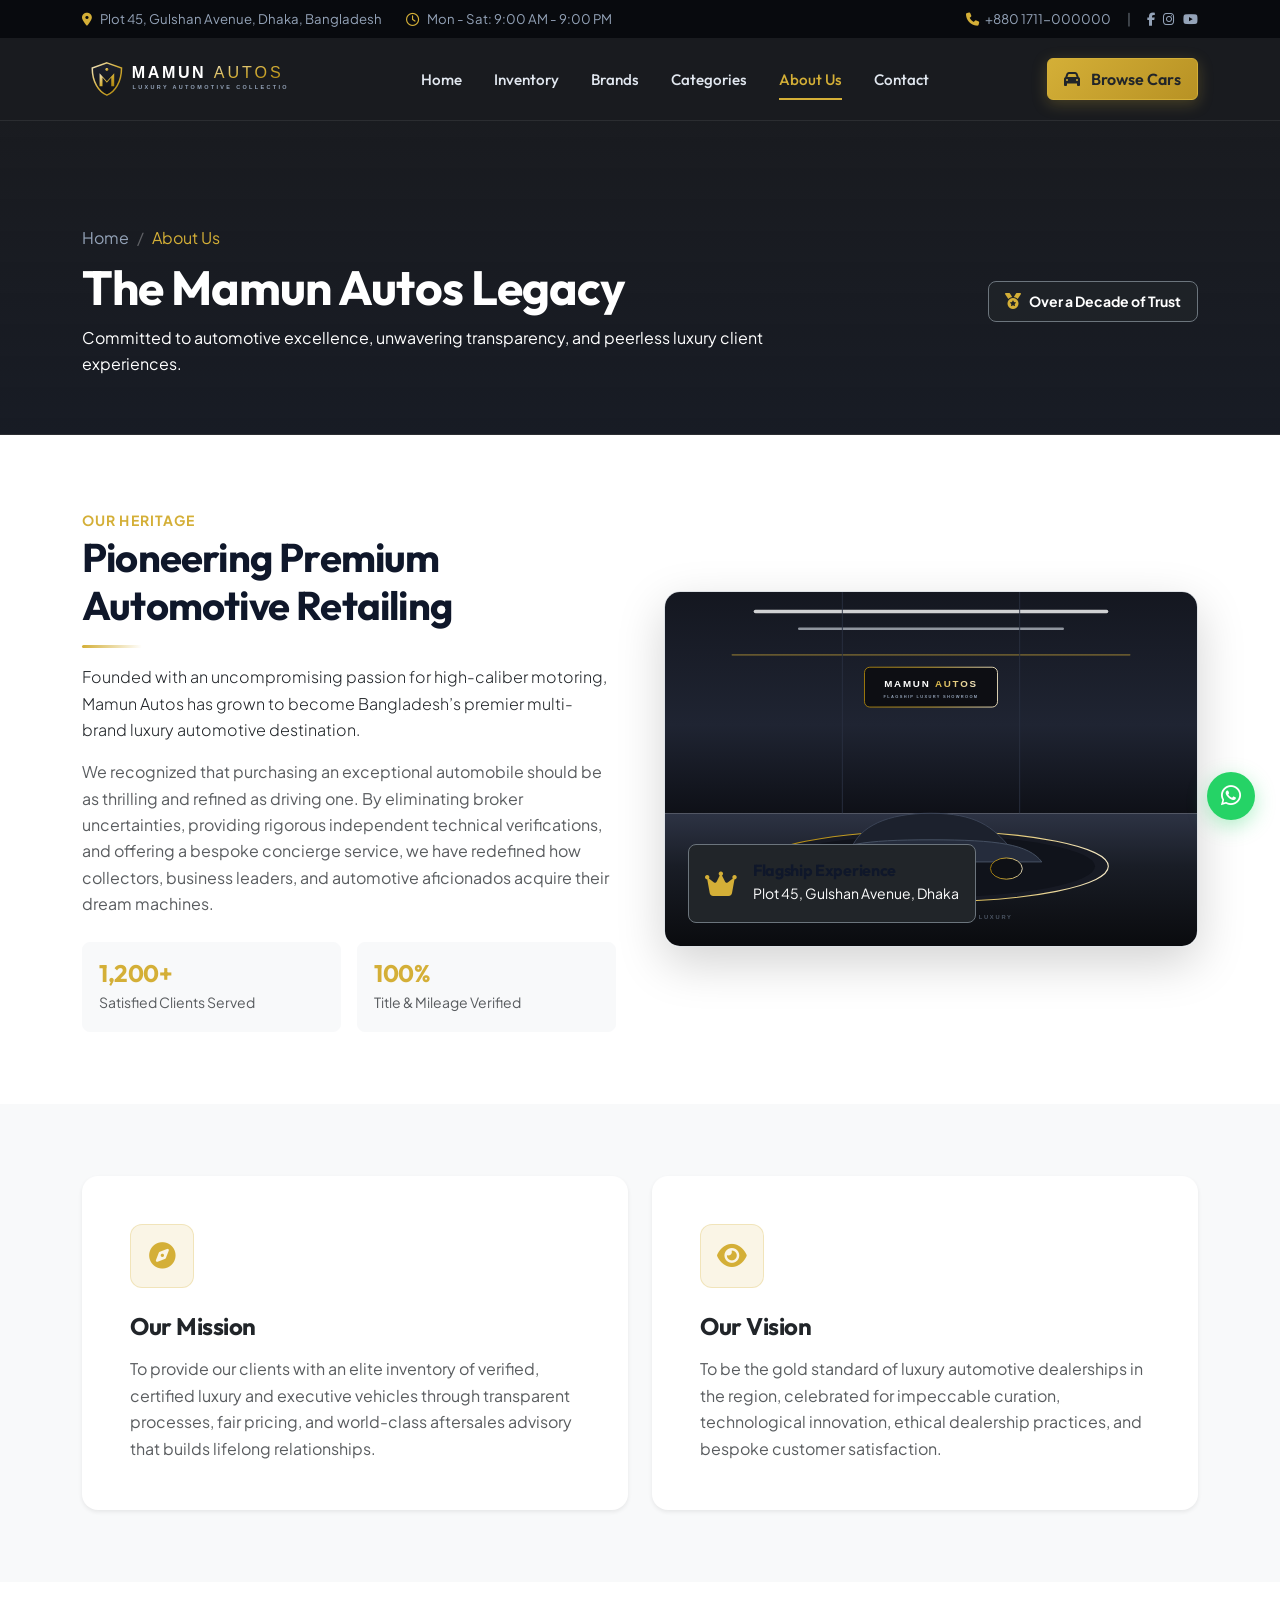
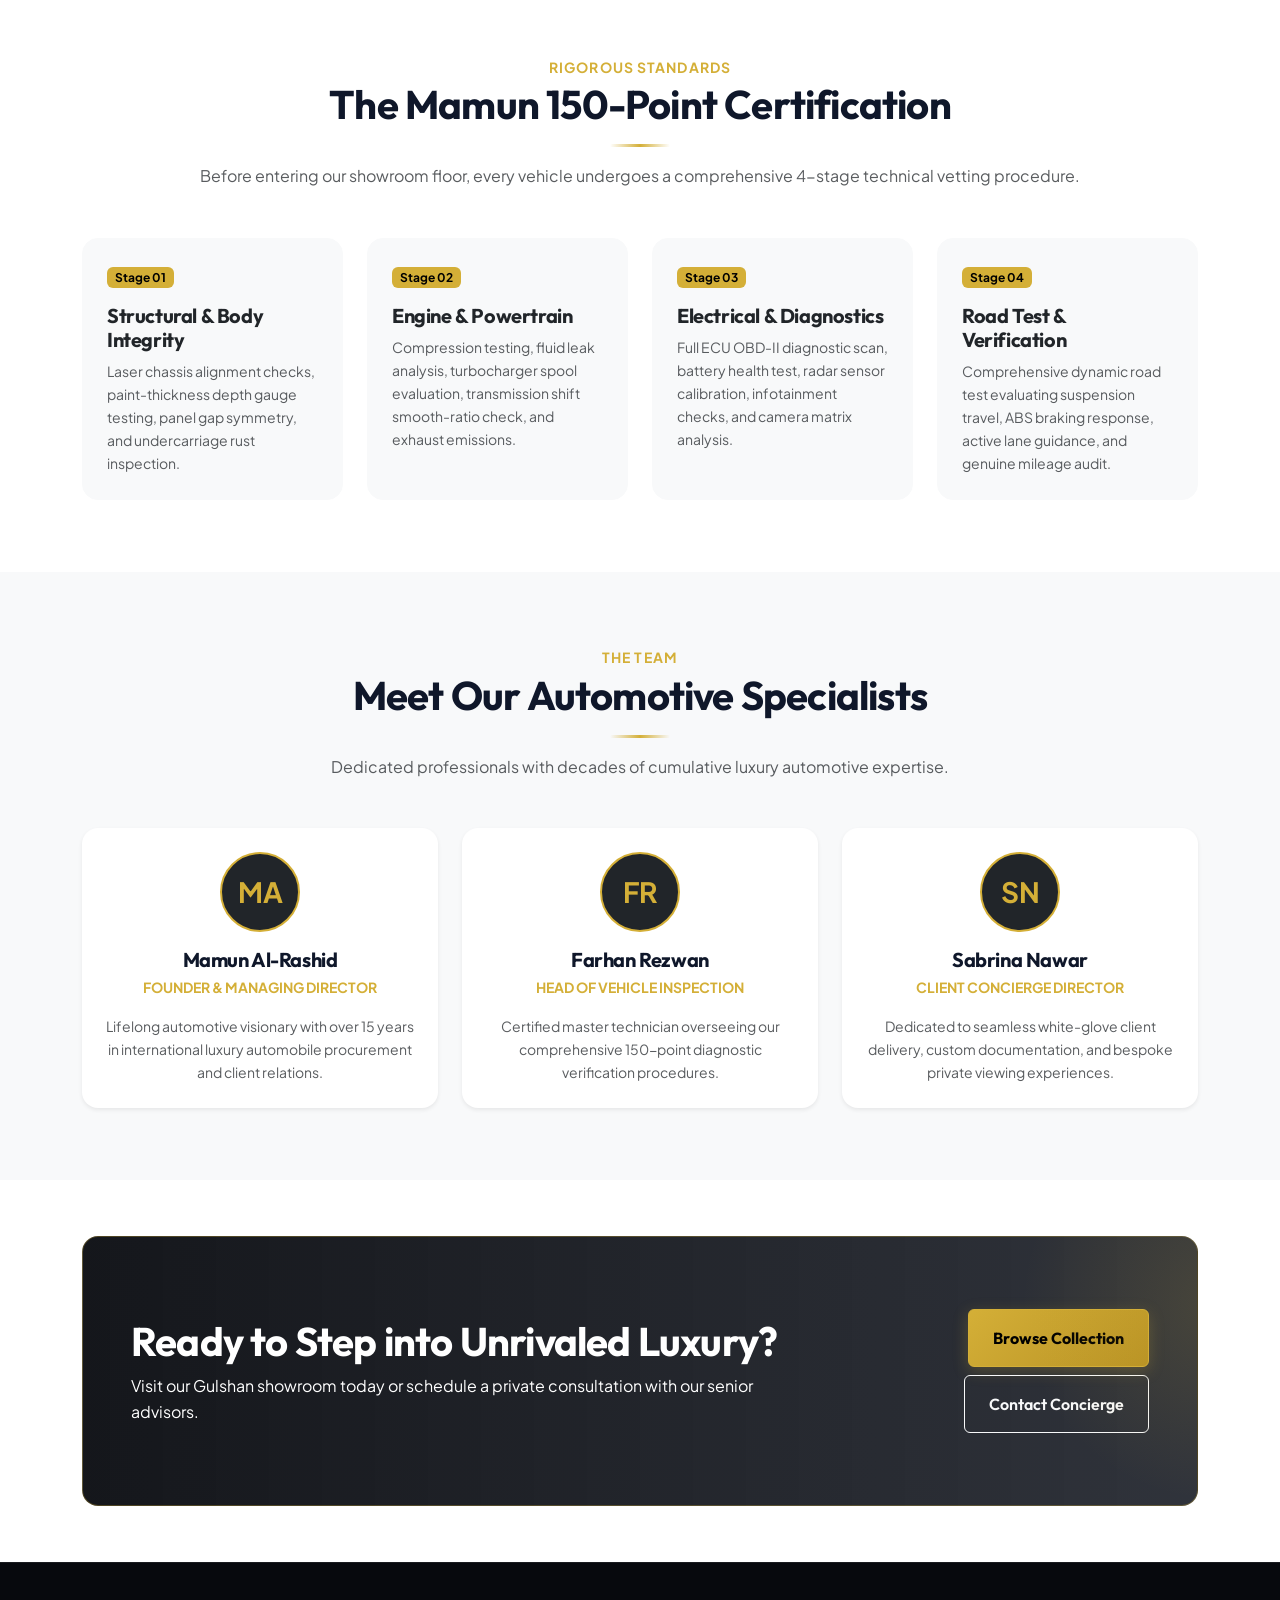
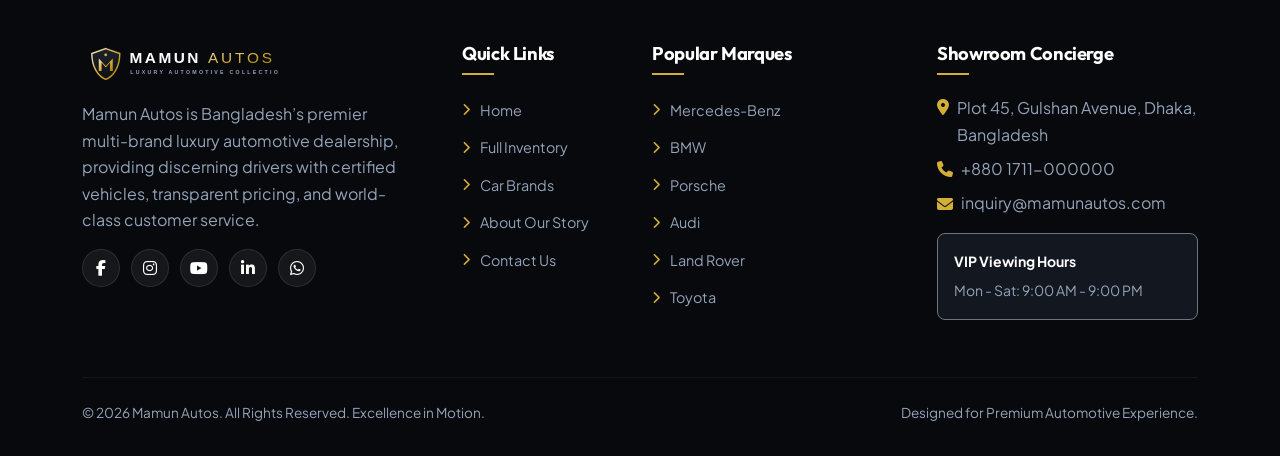
<file: about.html>
<!DOCTYPE html>
<html lang="en">
<head>
  <meta charset="UTF-8">
  <meta name="viewport" content="width=device-width, initial-scale=1.0">
  <title>About Us | Mamun Autos Luxury Showroom</title>
  <meta name="description" content="Learn about Mamun Autos, our heritage, core values, certified 150-point inspection process, and dedication to premier multi-brand luxury motoring in Bangladesh.">
  
  <!-- Favicon -->
  <link rel="icon" type="image/svg+xml" href="assets/images/brands/mercedes.svg">
  
  <!-- Google Fonts: Outfit & Plus Jakarta Sans -->
  <link rel="preconnect" href="https://fonts.googleapis.com">
  <link rel="preconnect" href="https://fonts.gstatic.com" crossorigin>
  <link href="https://fonts.googleapis.com/css2?family=Outfit:wght@400;500;600;700;800&family=Plus+Jakarta+Sans:wght@400;500;600;700&display=swap" rel="stylesheet">
  
  <!-- Bootstrap 5.3 CSS -->
  <link href="https://cdn.jsdelivr.net/npm/bootstrap@5.3.3/dist/css/bootstrap.min.css" rel="stylesheet">
  
  <!-- Font Awesome Icons -->
  <link rel="stylesheet" href="https://cdnjs.cloudflare.com/ajax/libs/font-awesome/6.5.1/css/all.min.css">
  
  <!-- Custom Stylesheet -->
  <link rel="stylesheet" href="assets/css/style.css">
</head>
<body>

  <!-- Top Announcement Bar -->
  <div class="top-bar py-2 d-none d-md-block">
    <div class="container">
      <div class="row align-items-center">
        <div class="col-md-7">
          <div class="d-flex align-items-center gap-4">
            <span><i class="fa-solid fa-location-dot text-gold me-2"></i>Plot 45, Gulshan Avenue, Dhaka, Bangladesh</span>
            <span><i class="fa-regular fa-clock text-gold me-2"></i>Mon - Sat: 9:00 AM - 9:00 PM</span>
          </div>
        </div>
        <div class="col-md-5 text-end">
          <div class="d-flex align-items-center justify-content-end gap-3">
            <a href="tel:+8801711000000"><i class="fa-solid fa-phone text-gold me-1"></i> +880 1711-000000</a>
            <span class="text-secondary">|</span>
            <div class="d-inline-flex gap-2">
              <a href="https://facebook.com" target="_blank" aria-label="Facebook"><i class="fa-brands fa-facebook-f"></i></a>
              <a href="https://instagram.com" target="_blank" aria-label="Instagram"><i class="fa-brands fa-instagram"></i></a>
              <a href="https://youtube.com" target="_blank" aria-label="YouTube"><i class="fa-brands fa-youtube"></i></a>
            </div>
          </div>
        </div>
      </div>
    </div>
  </div>

  <!-- Main Navigation Bar -->
  <nav class="navbar navbar-expand-lg navbar-custom sticky-top">
    <div class="container">
      <a class="navbar-brand d-flex align-items-center" href="index.html">
        <img src="assets/images/logo.svg" alt="Mamun Autos Logo" height="42">
      </a>
      
      <button class="navbar-toggler border-0 text-white" type="button" data-bs-toggle="collapse" data-bs-target="#navbarContent" aria-controls="navbarContent" aria-expanded="false" aria-label="Toggle navigation">
        <i class="fa-solid fa-bars fs-3 text-gold"></i>
      </button>

      <div class="collapse navbar-collapse" id="navbarContent">
        <ul class="navbar-nav mx-auto mb-2 mb-lg-0">
          <li class="nav-item">
            <a class="nav-link" href="index.html">Home</a>
          </li>
          <li class="nav-item">
            <a class="nav-link" href="inventory.html">Inventory</a>
          </li>
          <li class="nav-item">
            <a class="nav-link" href="brands.html">Brands</a>
          </li>
          <li class="nav-item">
            <a class="nav-link" href="index.html#categoriesSection">Categories</a>
          </li>
          <li class="nav-item">
            <a class="nav-link active" href="about.html">About Us</a>
          </li>
          <li class="nav-item">
            <a class="nav-link" href="contact.html">Contact</a>
          </li>
        </ul>
        
        <div class="d-flex align-items-center gap-3">
          <a href="inventory.html" class="btn btn-gold text-dark px-3 py-2 fw-semibold">
            <i class="fa-solid fa-car me-2"></i> Browse Cars
          </a>
        </div>
      </div>
    </div>
  </nav>

  <!-- Page Header -->
  <header class="page-header">
    <div class="container">
      <div class="row align-items-center">
        <div class="col-md-8">
          <nav aria-label="breadcrumb">
            <ol class="breadcrumb breadcrumb-custom mb-2">
              <li class="breadcrumb-item"><a href="index.html">Home</a></li>
              <li class="breadcrumb-item active" aria-current="page">About Us</li>
            </ol>
          </nav>
          <h1 class="display-5 fw-bold text-white mb-2 font-heading">The Mamun Autos Legacy</h1>
          <p class="text-silver mb-0">Committed to automotive excellence, unwavering transparency, and peerless luxury client experiences.</p>
        </div>
        <div class="col-md-4 text-md-end mt-3 mt-md-0">
          <div class="d-inline-flex align-items-center gap-2 bg-dark bg-opacity-75 px-3 py-2 rounded-3 border border-secondary">
            <i class="fa-solid fa-medal text-gold"></i>
            <span class="text-white small fw-bold">Over a Decade of Trust</span>
          </div>
        </div>
      </div>
    </div>
  </header>

  <!-- Our Story Section -->
  <section class="py-5 bg-white">
    <div class="container py-4">
      <div class="row g-5 align-items-center">
        <div class="col-lg-6">
          <span class="text-gold fw-bold text-uppercase tracking-wider small">Our Heritage</span>
          <h2 class="display-6 fw-bold mb-3">Pioneering Premium Automotive Retailing</h2>
          <div class="gold-divider"></div>
          <p class="text-body lead fs-6 mb-3">
            Founded with an uncompromising passion for high-caliber motoring, Mamun Autos has grown to become Bangladesh’s premier multi-brand luxury automotive destination.
          </p>
          <p class="text-muted mb-4">
            We recognized that purchasing an exceptional automobile should be as thrilling and refined as driving one. By eliminating broker uncertainties, providing rigorous independent technical verifications, and offering a bespoke concierge service, we have redefined how collectors, business leaders, and automotive aficionados acquire their dream machines.
          </p>
          
          <div class="row g-3">
            <div class="col-6">
              <div class="p-3 rounded-3 bg-light border border-light">
                <h4 class="text-gold fw-bold mb-1">1,200+</h4>
                <p class="text-muted small mb-0">Satisfied Clients Served</p>
              </div>
            </div>
            <div class="col-6">
              <div class="p-3 rounded-3 bg-light border border-light">
                <h4 class="text-gold fw-bold mb-1">100%</h4>
                <p class="text-muted small mb-0">Title & Mileage Verified</p>
              </div>
            </div>
          </div>
        </div>

        <div class="col-lg-6">
          <div class="position-relative">
            <img src="https://images.unsplash.com/photo-1563720223185-11003d516935?auto=format&fit=crop&w=1000&q=80" 
                 alt="Showroom display" 
                 class="img-fluid rounded-4 shadow-lg border"
                 onerror="this.src='assets/images/showroom/showroom-placeholder.svg'">
            <div class="position-absolute bottom-0 start-0 m-4 p-3 bg-dark bg-opacity-90 backdrop-blur rounded-3 border border-secondary text-white d-none d-sm-block">
              <div class="d-flex align-items-center gap-3">
                <i class="fa-solid fa-crown text-gold fs-3"></i>
                <div>
                  <h6 class="mb-0 fw-bold">Flagship Experience</h6>
                  <span class="text-silver small">Plot 45, Gulshan Avenue, Dhaka</span>
                </div>
              </div>
            </div>
          </div>
        </div>
      </div>
    </div>
  </section>

  <!-- Mission & Vision Cards -->
  <section class="py-5 bg-light">
    <div class="container py-4">
      <div class="row g-4">
        <div class="col-md-6">
          <div class="card p-4 p-md-5 border-0 shadow-sm rounded-4 bg-white h-100">
            <div class="feature-icon-wrap mb-4">
              <i class="fa-solid fa-compass"></i>
            </div>
            <h4 class="fw-bold mb-3 text-dark font-heading">Our Mission</h4>
            <p class="text-muted mb-0">
              To provide our clients with an elite inventory of verified, certified luxury and executive vehicles through transparent processes, fair pricing, and world-class aftersales advisory that builds lifelong relationships.
            </p>
          </div>
        </div>

        <div class="col-md-6">
          <div class="card p-4 p-md-5 border-0 shadow-sm rounded-4 bg-white h-100">
            <div class="feature-icon-wrap mb-4">
              <i class="fa-solid fa-eye"></i>
            </div>
            <h4 class="fw-bold mb-3 text-dark font-heading">Our Vision</h4>
            <p class="text-muted mb-0">
              To be the gold standard of luxury automotive dealerships in the region, celebrated for impeccable curation, technological innovation, ethical dealership practices, and bespoke customer satisfaction.
            </p>
          </div>
        </div>
      </div>
    </div>
  </section>

  <!-- 150-Point Technical Inspection Standards -->
  <section class="py-5 bg-white">
    <div class="container py-4">
      <div class="text-center max-w-700 mx-auto mb-5">
        <span class="text-gold fw-bold text-uppercase tracking-wider small">Rigorous Standards</span>
        <h2 class="display-6 fw-bold mb-2">The Mamun 150-Point Certification</h2>
        <div class="gold-divider center"></div>
        <p class="text-muted">Before entering our showroom floor, every vehicle undergoes a comprehensive 4-stage technical vetting procedure.</p>
      </div>

      <div class="row g-4">
        <div class="col-md-6 col-lg-3">
          <div class="p-4 rounded-4 bg-light border border-light h-100">
            <span class="badge bg-gold text-dark fw-bold mb-3">Stage 01</span>
            <h5 class="fw-bold mb-2 text-dark font-heading">Structural & Body Integrity</h5>
            <p class="text-muted small mb-0">Laser chassis alignment checks, paint-thickness depth gauge testing, panel gap symmetry, and undercarriage rust inspection.</p>
          </div>
        </div>

        <div class="col-md-6 col-lg-3">
          <div class="p-4 rounded-4 bg-light border border-light h-100">
            <span class="badge bg-gold text-dark fw-bold mb-3">Stage 02</span>
            <h5 class="fw-bold mb-2 text-dark font-heading">Engine & Powertrain</h5>
            <p class="text-muted small mb-0">Compression testing, fluid leak analysis, turbocharger spool evaluation, transmission shift smooth-ratio check, and exhaust emissions.</p>
          </div>
        </div>

        <div class="col-md-6 col-lg-3">
          <div class="p-4 rounded-4 bg-light border border-light h-100">
            <span class="badge bg-gold text-dark fw-bold mb-3">Stage 03</span>
            <h5 class="fw-bold mb-2 text-dark font-heading">Electrical & Diagnostics</h5>
            <p class="text-muted small mb-0">Full ECU OBD-II diagnostic scan, battery health test, radar sensor calibration, infotainment checks, and camera matrix analysis.</p>
          </div>
        </div>

        <div class="col-md-6 col-lg-3">
          <div class="p-4 rounded-4 bg-light border border-light h-100">
            <span class="badge bg-gold text-dark fw-bold mb-3">Stage 04</span>
            <h5 class="fw-bold mb-2 text-dark font-heading">Road Test & Verification</h5>
            <p class="text-muted small mb-0">Comprehensive dynamic road test evaluating suspension travel, ABS braking response, active lane guidance, and genuine mileage audit.</p>
          </div>
        </div>
      </div>
    </div>
  </section>

  <!-- Showroom Leadership & Advisors -->
  <section class="py-5 bg-light">
    <div class="container py-4">
      <div class="text-center max-w-700 mx-auto mb-5">
        <span class="text-gold fw-bold text-uppercase tracking-wider small">The Team</span>
        <h2 class="display-6 fw-bold mb-2">Meet Our Automotive Specialists</h2>
        <div class="gold-divider center"></div>
        <p class="text-muted">Dedicated professionals with decades of cumulative luxury automotive expertise.</p>
      </div>

      <div class="row g-4 justify-content-center">
        <div class="col-md-6 col-lg-4">
          <div class="card p-4 border-0 shadow-sm rounded-4 bg-white text-center h-100">
            <div class="client-avatar mx-auto mb-3 bg-dark text-gold d-flex align-items-center justify-content-center fw-bold fs-3" style="width: 80px; height: 80px;">
              MA
            </div>
            <h5 class="fw-bold mb-1 font-heading">Mamun Al-Rashid</h5>
            <span class="text-gold small fw-bold text-uppercase mb-3 d-block">Founder & Managing Director</span>
            <p class="text-muted small mb-0">
              Lifelong automotive visionary with over 15 years in international luxury automobile procurement and client relations.
            </p>
          </div>
        </div>

        <div class="col-md-6 col-lg-4">
          <div class="card p-4 border-0 shadow-sm rounded-4 bg-white text-center h-100">
            <div class="client-avatar mx-auto mb-3 bg-dark text-gold d-flex align-items-center justify-content-center fw-bold fs-3" style="width: 80px; height: 80px;">
              FR
            </div>
            <h5 class="fw-bold mb-1 font-heading">Farhan Rezwan</h5>
            <span class="text-gold small fw-bold text-uppercase mb-3 d-block">Head of Vehicle Inspection</span>
            <p class="text-muted small mb-0">
              Certified master technician overseeing our comprehensive 150-point diagnostic verification procedures.
            </p>
          </div>
        </div>

        <div class="col-md-6 col-lg-4">
          <div class="card p-4 border-0 shadow-sm rounded-4 bg-white text-center h-100">
            <div class="client-avatar mx-auto mb-3 bg-dark text-gold d-flex align-items-center justify-content-center fw-bold fs-3" style="width: 80px; height: 80px;">
              SN
            </div>
            <h5 class="fw-bold mb-1 font-heading">Sabrina Nawar</h5>
            <span class="text-gold small fw-bold text-uppercase mb-3 d-block">Client Concierge Director</span>
            <p class="text-muted small mb-0">
              Dedicated to seamless white-glove client delivery, custom documentation, and bespoke private viewing experiences.
            </p>
          </div>
        </div>
      </div>
    </div>
  </section>

  <!-- CTA Section -->
  <section class="py-5 bg-white">
    <div class="container py-2">
      <div class="promo-banner text-white">
        <div class="row align-items-center">
          <div class="col-lg-8 mb-3 mb-lg-0">
            <h2 class="display-6 fw-bold mb-2 text-white">Ready to Step into Unrivaled Luxury?</h2>
            <p class="text-silver mb-0">
              Visit our Gulshan showroom today or schedule a private consultation with our senior advisors.
            </p>
          </div>
          <div class="col-lg-4 text-lg-end">
            <div class="d-flex flex-wrap gap-2 justify-content-lg-end">
              <a href="inventory.html" class="btn btn-gold px-4 py-3 fw-bold">
                Browse Collection
              </a>
              <a href="contact.html" class="btn btn-outline-light px-4 py-3">
                Contact Concierge
              </a>
            </div>
          </div>
        </div>
      </div>
    </div>
  </section>

  <!-- Footer -->
  <footer class="footer-custom">
    <div class="container">
      <div class="row g-4">
        <div class="col-lg-4 col-md-6">
          <a href="index.html" class="d-inline-block mb-3">
            <img src="assets/images/logo.svg" alt="Mamun Autos" height="42">
          </a>
          <p class="text-silver pe-lg-4">
            Mamun Autos is Bangladesh’s premier multi-brand luxury automotive dealership, providing discerning drivers with certified vehicles, transparent pricing, and world-class customer service.
          </p>
          <div class="social-links-wrap mt-3">
            <a href="https://facebook.com" target="_blank" aria-label="Facebook"><i class="fa-brands fa-facebook-f"></i></a>
            <a href="https://instagram.com" target="_blank" aria-label="Instagram"><i class="fa-brands fa-instagram"></i></a>
            <a href="https://youtube.com" target="_blank" aria-label="YouTube"><i class="fa-brands fa-youtube"></i></a>
            <a href="https://linkedin.com" target="_blank" aria-label="LinkedIn"><i class="fa-brands fa-linkedin-in"></i></a>
            <a href="https://wa.me/8801700000000" target="_blank" aria-label="WhatsApp"><i class="fa-brands fa-whatsapp"></i></a>
          </div>
        </div>

        <div class="col-lg-2 col-md-6 col-6">
          <h5 class="footer-title">Quick Links</h5>
          <ul class="footer-links">
            <li><a href="index.html"><i class="fa-solid fa-chevron-right text-gold me-1 small"></i> Home</a></li>
            <li><a href="inventory.html"><i class="fa-solid fa-chevron-right text-gold me-1 small"></i> Full Inventory</a></li>
            <li><a href="brands.html"><i class="fa-solid fa-chevron-right text-gold me-1 small"></i> Car Brands</a></li>
            <li><a href="about.html"><i class="fa-solid fa-chevron-right text-gold me-1 small"></i> About Our Story</a></li>
            <li><a href="contact.html"><i class="fa-solid fa-chevron-right text-gold me-1 small"></i> Contact Us</a></li>
          </ul>
        </div>

        <div class="col-lg-3 col-md-6 col-6">
          <h5 class="footer-title">Popular Marques</h5>
          <ul class="footer-links">
            <li><a href="inventory.html?brand=Mercedes-Benz"><i class="fa-solid fa-chevron-right text-gold me-1 small"></i> Mercedes-Benz</a></li>
            <li><a href="inventory.html?brand=BMW"><i class="fa-solid fa-chevron-right text-gold me-1 small"></i> BMW</a></li>
            <li><a href="inventory.html?brand=Porsche"><i class="fa-solid fa-chevron-right text-gold me-1 small"></i> Porsche</a></li>
            <li><a href="inventory.html?brand=Audi"><i class="fa-solid fa-chevron-right text-gold me-1 small"></i> Audi</a></li>
            <li><a href="inventory.html?brand=Land%20Rover"><i class="fa-solid fa-chevron-right text-gold me-1 small"></i> Land Rover</a></li>
            <li><a href="inventory.html?brand=Toyota"><i class="fa-solid fa-chevron-right text-gold me-1 small"></i> Toyota</a></li>
          </ul>
        </div>

        <div class="col-lg-3 col-md-6">
          <h5 class="footer-title">Showroom Concierge</h5>
          <ul class="footer-links mb-3">
            <li class="d-flex align-items-start gap-2 mb-2">
              <i class="fa-solid fa-location-dot text-gold mt-1"></i>
              <span>Plot 45, Gulshan Avenue, Dhaka, Bangladesh</span>
            </li>
            <li class="d-flex align-items-center gap-2 mb-2">
              <i class="fa-solid fa-phone text-gold"></i>
              <span>+880 1711-000000</span>
            </li>
            <li class="d-flex align-items-center gap-2 mb-2">
              <i class="fa-solid fa-envelope text-gold"></i>
              <span>inquiry@mamunautos.com</span>
            </li>
          </ul>
          <div class="p-3 rounded-3 bg-secondary-dark border border-secondary">
            <span class="text-white small fw-bold d-block mb-1">VIP Viewing Hours</span>
            <span class="text-silver small">Mon - Sat: 9:00 AM - 9:00 PM</span>
          </div>
        </div>
      </div>

      <div class="footer-bottom d-flex flex-column flex-md-row justify-content-between align-items-center text-silver">
        <p class="mb-2 mb-md-0">© 2026 Mamun Autos. All Rights Reserved. Excellence in Motion.</p>
        <p class="mb-0">Designed for Premium Automotive Experience.</p>
      </div>
    </div>
  </footer>

  <!-- Floating WhatsApp Button -->
  <a href="https://wa.me/8801700000000?text=Hello%20Mamun%20Autos,%20I%20would%20like%20to%20inquire%20about%20your%20available%20cars" 
     class="whatsapp-float" 
     target="_blank" 
     aria-label="Chat on WhatsApp" 
     title="Chat with Mamun Autos Concierge">
    <i class="fa-brands fa-whatsapp"></i>
  </a>

  <!-- Back to Top Button -->
  <button id="backToTopBtn" class="back-to-top" aria-label="Back to top">
    <i class="fa-solid fa-arrow-up"></i>
  </button>

  <!-- Bootstrap 5.3 Bundle JS -->
  <script src="https://cdn.jsdelivr.net/npm/bootstrap@5.3.3/dist/js/bootstrap.bundle.min.js"></script>
  
  <!-- Car Database & Core Scripts -->
  <script src="assets/js/cars-data.js"></script>
  <script src="assets/js/main.js"></script>
</body>
</html>
</file>
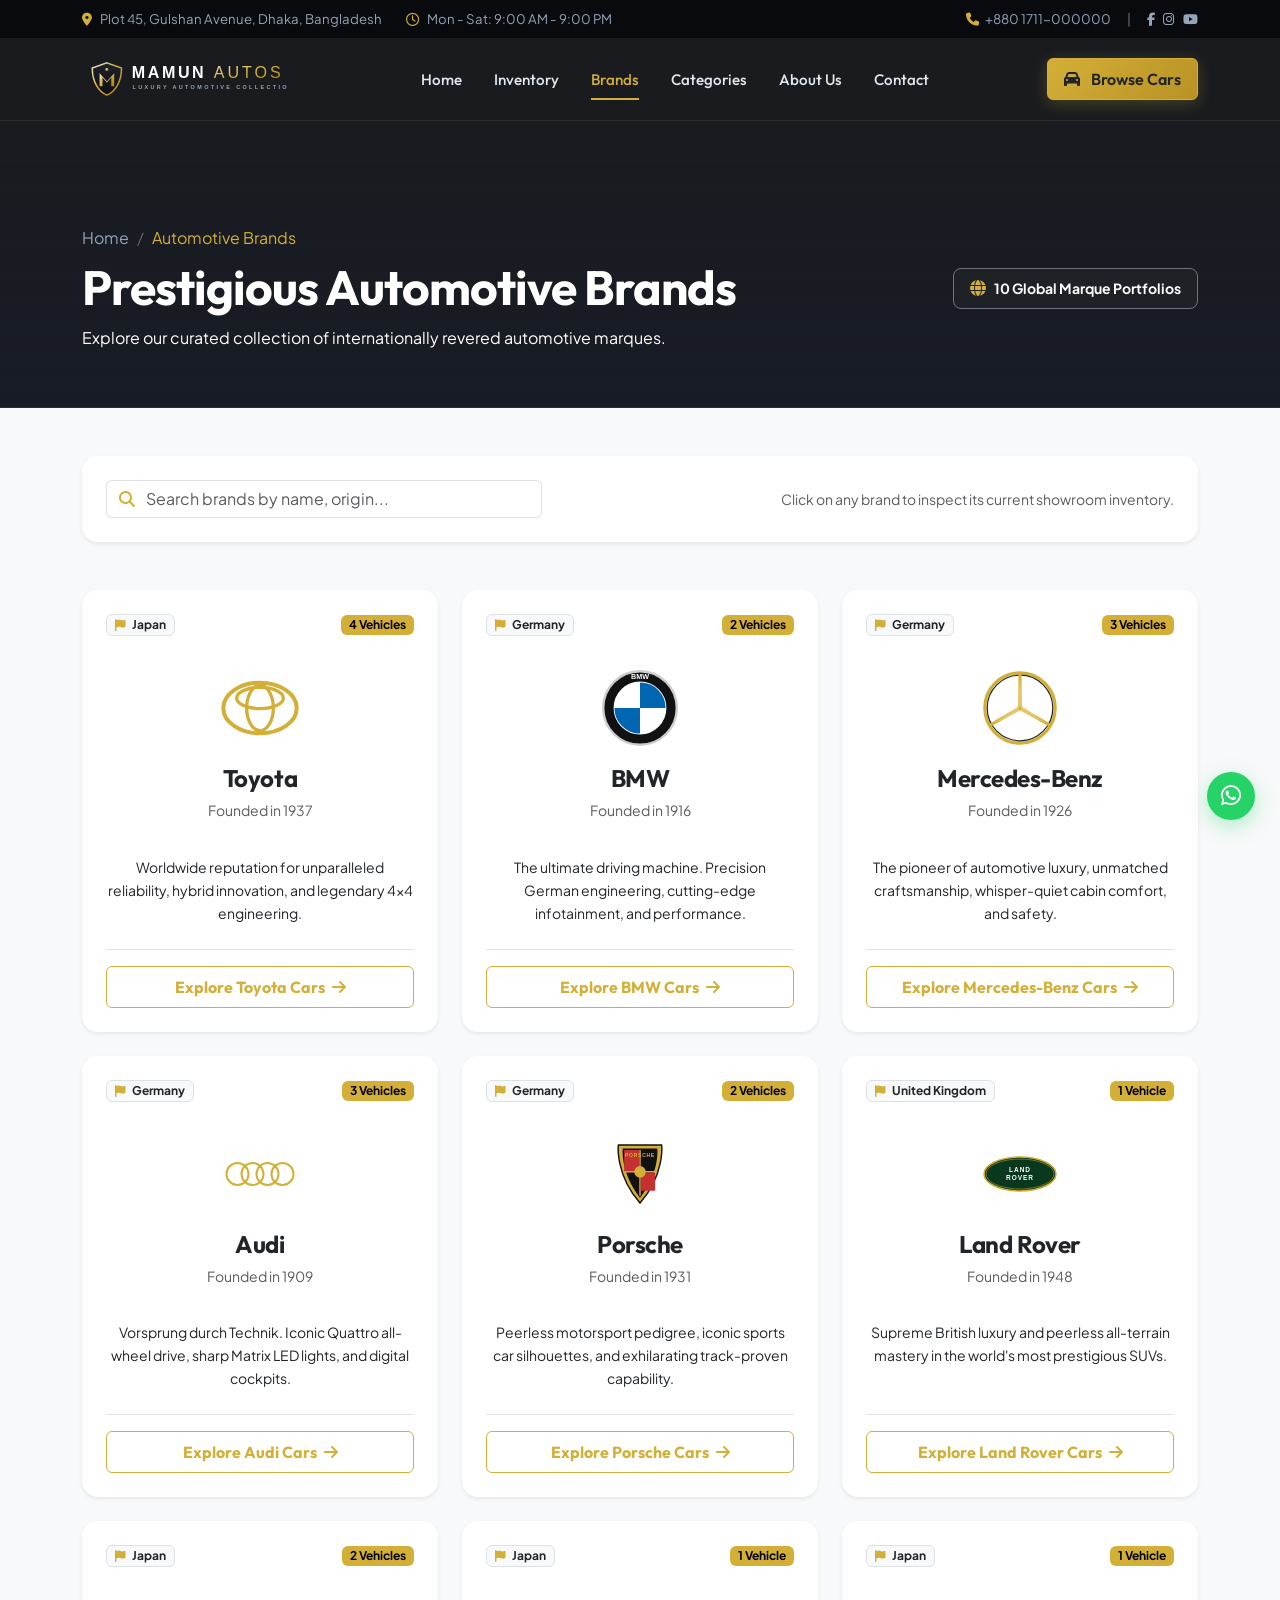
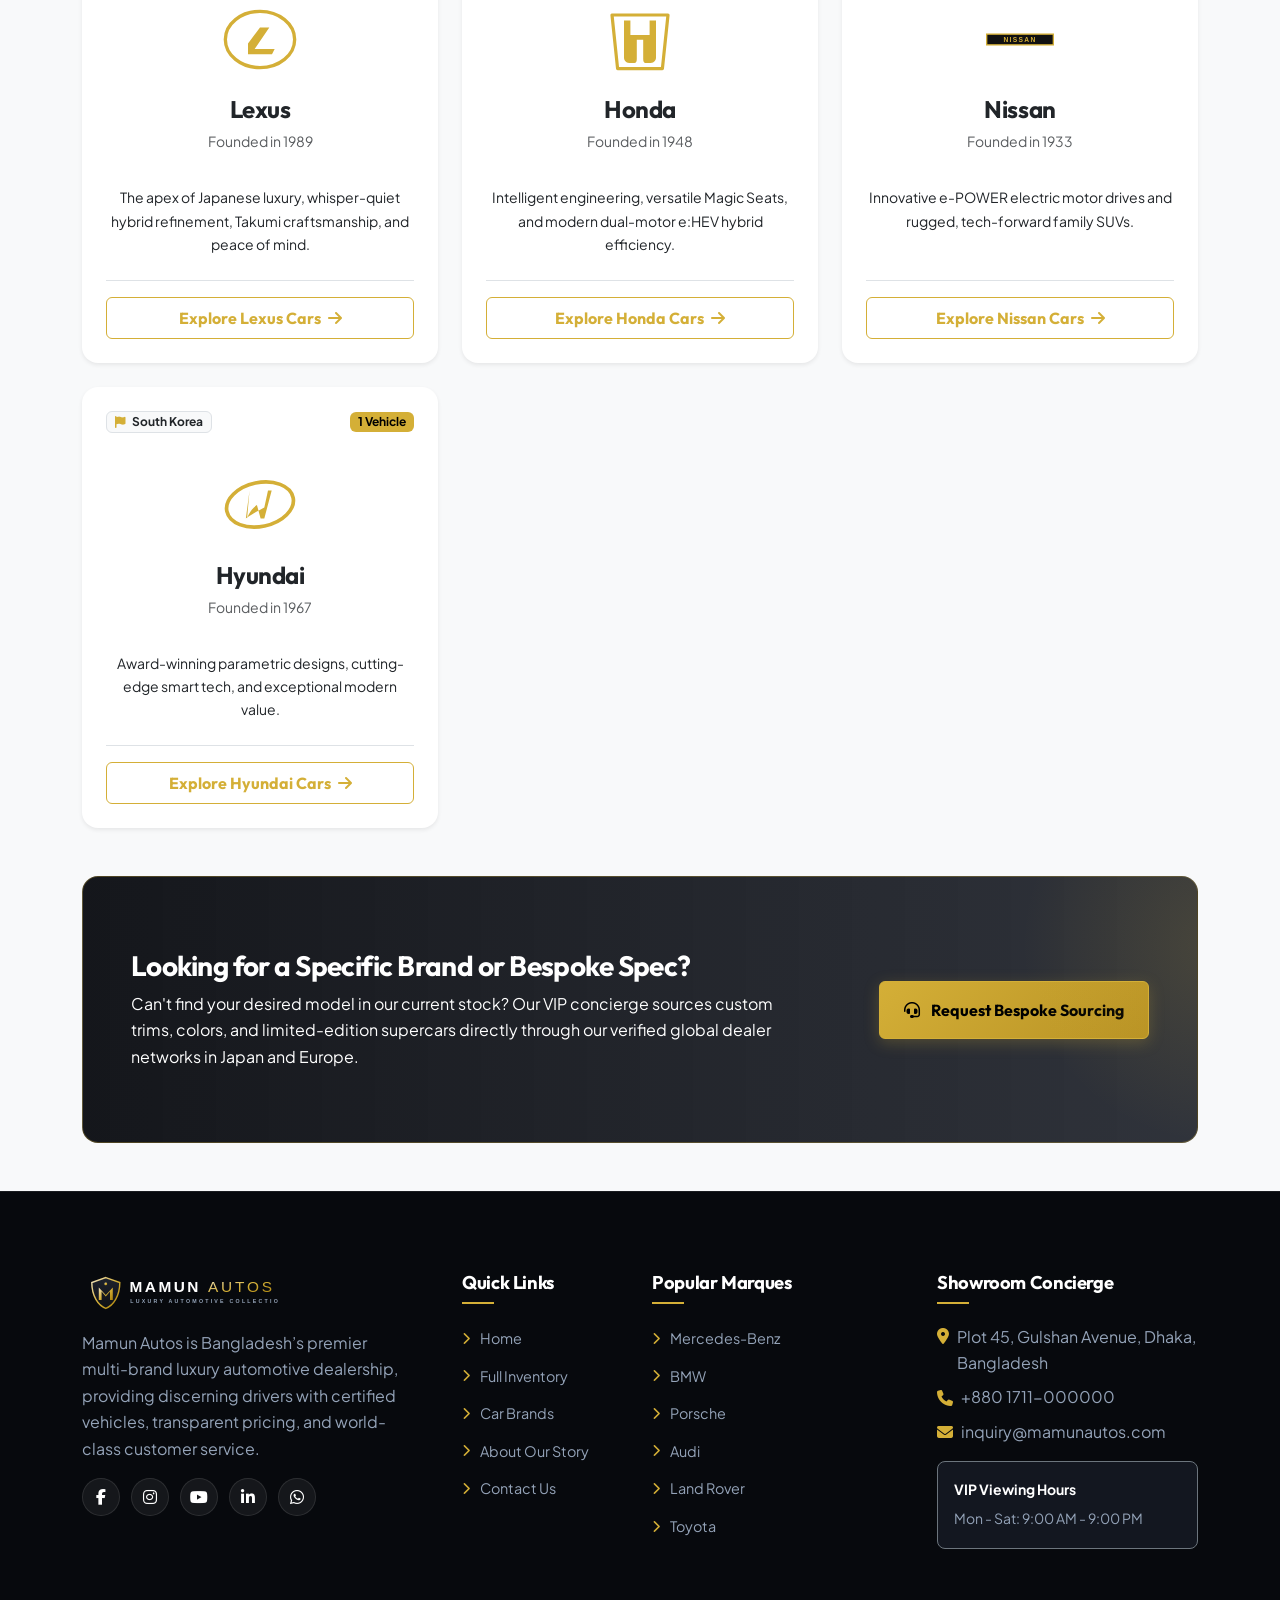
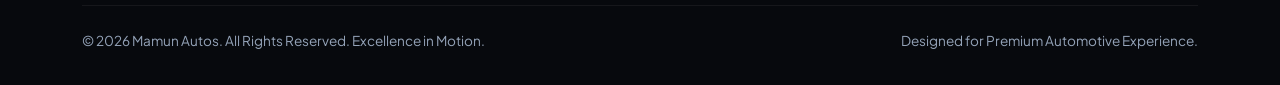
<file: brands.html>
<!DOCTYPE html>
<html lang="en">
<head>
  <meta charset="UTF-8">
  <meta name="viewport" content="width=device-width, initial-scale=1.0">
  <title>Automotive Brands | Mamun Autos Luxury Showroom</title>
  <meta name="description" content="Discover world-class automotive manufacturers represented at Mamun Autos. Browse Mercedes-Benz, BMW, Porsche, Audi, Land Rover, Lexus, Toyota, and more.">
  
  <!-- Favicon -->
  <link rel="icon" type="image/svg+xml" href="assets/images/brands/mercedes.svg">
  
  <!-- Google Fonts: Outfit & Plus Jakarta Sans -->
  <link rel="preconnect" href="https://fonts.googleapis.com">
  <link rel="preconnect" href="https://fonts.gstatic.com" crossorigin>
  <link href="https://fonts.googleapis.com/css2?family=Outfit:wght@400;500;600;700;800&family=Plus+Jakarta+Sans:wght@400;500;600;700&display=swap" rel="stylesheet">
  
  <!-- Bootstrap 5.3 CSS -->
  <link href="https://cdn.jsdelivr.net/npm/bootstrap@5.3.3/dist/css/bootstrap.min.css" rel="stylesheet">
  
  <!-- Font Awesome Icons -->
  <link rel="stylesheet" href="https://cdnjs.cloudflare.com/ajax/libs/font-awesome/6.5.1/css/all.min.css">
  
  <!-- Custom Stylesheet -->
  <link rel="stylesheet" href="assets/css/style.css">
</head>
<body>

  <!-- Top Announcement Bar -->
  <div class="top-bar py-2 d-none d-md-block">
    <div class="container">
      <div class="row align-items-center">
        <div class="col-md-7">
          <div class="d-flex align-items-center gap-4">
            <span><i class="fa-solid fa-location-dot text-gold me-2"></i>Plot 45, Gulshan Avenue, Dhaka, Bangladesh</span>
            <span><i class="fa-regular fa-clock text-gold me-2"></i>Mon - Sat: 9:00 AM - 9:00 PM</span>
          </div>
        </div>
        <div class="col-md-5 text-end">
          <div class="d-flex align-items-center justify-content-end gap-3">
            <a href="tel:+8801711000000"><i class="fa-solid fa-phone text-gold me-1"></i> +880 1711-000000</a>
            <span class="text-secondary">|</span>
            <div class="d-inline-flex gap-2">
              <a href="https://facebook.com" target="_blank" aria-label="Facebook"><i class="fa-brands fa-facebook-f"></i></a>
              <a href="https://instagram.com" target="_blank" aria-label="Instagram"><i class="fa-brands fa-instagram"></i></a>
              <a href="https://youtube.com" target="_blank" aria-label="YouTube"><i class="fa-brands fa-youtube"></i></a>
            </div>
          </div>
        </div>
      </div>
    </div>
  </div>

  <!-- Main Navigation Bar -->
  <nav class="navbar navbar-expand-lg navbar-custom sticky-top">
    <div class="container">
      <a class="navbar-brand d-flex align-items-center" href="index.html">
        <img src="assets/images/logo.svg" alt="Mamun Autos Logo" height="42">
      </a>
      
      <button class="navbar-toggler border-0 text-white" type="button" data-bs-toggle="collapse" data-bs-target="#navbarContent" aria-controls="navbarContent" aria-expanded="false" aria-label="Toggle navigation">
        <i class="fa-solid fa-bars fs-3 text-gold"></i>
      </button>

      <div class="collapse navbar-collapse" id="navbarContent">
        <ul class="navbar-nav mx-auto mb-2 mb-lg-0">
          <li class="nav-item">
            <a class="nav-link" href="index.html">Home</a>
          </li>
          <li class="nav-item">
            <a class="nav-link" href="inventory.html">Inventory</a>
          </li>
          <li class="nav-item">
            <a class="nav-link active" href="brands.html">Brands</a>
          </li>
          <li class="nav-item">
            <a class="nav-link" href="index.html#categoriesSection">Categories</a>
          </li>
          <li class="nav-item">
            <a class="nav-link" href="about.html">About Us</a>
          </li>
          <li class="nav-item">
            <a class="nav-link" href="contact.html">Contact</a>
          </li>
        </ul>
        
        <div class="d-flex align-items-center gap-3">
          <a href="inventory.html" class="btn btn-gold text-dark px-3 py-2 fw-semibold">
            <i class="fa-solid fa-car me-2"></i> Browse Cars
          </a>
        </div>
      </div>
    </div>
  </nav>

  <!-- Page Header -->
  <header class="page-header">
    <div class="container">
      <div class="row align-items-center">
        <div class="col-md-8">
          <nav aria-label="breadcrumb">
            <ol class="breadcrumb breadcrumb-custom mb-2">
              <li class="breadcrumb-item"><a href="index.html">Home</a></li>
              <li class="breadcrumb-item active" aria-current="page">Automotive Brands</li>
            </ol>
          </nav>
          <h1 class="display-5 fw-bold text-white mb-2 font-heading">Prestigious Automotive Brands</h1>
          <p class="text-silver mb-0">Explore our curated collection of internationally revered automotive marques.</p>
        </div>
        <div class="col-md-4 text-md-end mt-3 mt-md-0">
          <div class="d-inline-flex align-items-center gap-2 bg-dark bg-opacity-75 px-3 py-2 rounded-3 border border-secondary">
            <i class="fa-solid fa-globe text-gold"></i>
            <span class="text-white small fw-bold">10 Global Marque Portfolios</span>
          </div>
        </div>
      </div>
    </div>
  </header>

  <!-- Brands Showcase Section -->
  <main class="py-5 bg-light">
    <div class="container">
      
      <!-- Search & Filter Bar -->
      <div class="card p-4 border-0 shadow-sm rounded-4 mb-5 bg-white">
        <div class="row g-3 align-items-center justify-content-between">
          <div class="col-12 col-md-6 col-lg-5">
            <div class="input-group">
              <span class="input-group-text bg-white border-end-0 text-muted">
                <i class="fa-solid fa-magnifying-glass text-gold"></i>
              </span>
              <input type="text" id="brandSearchInput" class="form-control border-start-0 ps-0" placeholder="Search brands by name, origin...">
            </div>
          </div>
          <div class="col-12 col-md-6 text-md-end text-muted small">
            Click on any brand to inspect its current showroom inventory.
          </div>
        </div>
      </div>

      <!-- Brand Cards Grid -->
      <div class="row g-4" id="brandsGridContainer">
        <!-- Rendered dynamically -->
      </div>

      <!-- Custom Sourcing Callout Banner -->
      <div class="promo-banner mt-5 text-white">
        <div class="row align-items-center">
          <div class="col-lg-8 mb-3 mb-lg-0">
            <h3 class="fw-bold mb-2 text-white">Looking for a Specific Brand or Bespoke Spec?</h3>
            <p class="text-silver mb-0">
              Can't find your desired model in our current stock? Our VIP concierge sources custom trims, colors, and limited-edition supercars directly through our verified global dealer networks in Japan and Europe.
            </p>
          </div>
          <div class="col-lg-4 text-lg-end">
            <a href="contact.html" class="btn btn-gold px-4 py-3 fw-bold">
              <i class="fa-solid fa-headset me-2"></i> Request Bespoke Sourcing
            </a>
          </div>
        </div>
      </div>

    </div>
  </main>

  <!-- Footer -->
  <footer class="footer-custom">
    <div class="container">
      <div class="row g-4">
        <div class="col-lg-4 col-md-6">
          <a href="index.html" class="d-inline-block mb-3">
            <img src="assets/images/logo.svg" alt="Mamun Autos" height="42">
          </a>
          <p class="text-silver pe-lg-4">
            Mamun Autos is Bangladesh’s premier multi-brand luxury automotive dealership, providing discerning drivers with certified vehicles, transparent pricing, and world-class customer service.
          </p>
          <div class="social-links-wrap mt-3">
            <a href="https://facebook.com" target="_blank" aria-label="Facebook"><i class="fa-brands fa-facebook-f"></i></a>
            <a href="https://instagram.com" target="_blank" aria-label="Instagram"><i class="fa-brands fa-instagram"></i></a>
            <a href="https://youtube.com" target="_blank" aria-label="YouTube"><i class="fa-brands fa-youtube"></i></a>
            <a href="https://linkedin.com" target="_blank" aria-label="LinkedIn"><i class="fa-brands fa-linkedin-in"></i></a>
            <a href="https://wa.me/8801700000000" target="_blank" aria-label="WhatsApp"><i class="fa-brands fa-whatsapp"></i></a>
          </div>
        </div>

        <div class="col-lg-2 col-md-6 col-6">
          <h5 class="footer-title">Quick Links</h5>
          <ul class="footer-links">
            <li><a href="index.html"><i class="fa-solid fa-chevron-right text-gold me-1 small"></i> Home</a></li>
            <li><a href="inventory.html"><i class="fa-solid fa-chevron-right text-gold me-1 small"></i> Full Inventory</a></li>
            <li><a href="brands.html"><i class="fa-solid fa-chevron-right text-gold me-1 small"></i> Car Brands</a></li>
            <li><a href="about.html"><i class="fa-solid fa-chevron-right text-gold me-1 small"></i> About Our Story</a></li>
            <li><a href="contact.html"><i class="fa-solid fa-chevron-right text-gold me-1 small"></i> Contact Us</a></li>
          </ul>
        </div>

        <div class="col-lg-3 col-md-6 col-6">
          <h5 class="footer-title">Popular Marques</h5>
          <ul class="footer-links">
            <li><a href="inventory.html?brand=Mercedes-Benz"><i class="fa-solid fa-chevron-right text-gold me-1 small"></i> Mercedes-Benz</a></li>
            <li><a href="inventory.html?brand=BMW"><i class="fa-solid fa-chevron-right text-gold me-1 small"></i> BMW</a></li>
            <li><a href="inventory.html?brand=Porsche"><i class="fa-solid fa-chevron-right text-gold me-1 small"></i> Porsche</a></li>
            <li><a href="inventory.html?brand=Audi"><i class="fa-solid fa-chevron-right text-gold me-1 small"></i> Audi</a></li>
            <li><a href="inventory.html?brand=Land%20Rover"><i class="fa-solid fa-chevron-right text-gold me-1 small"></i> Land Rover</a></li>
            <li><a href="inventory.html?brand=Toyota"><i class="fa-solid fa-chevron-right text-gold me-1 small"></i> Toyota</a></li>
          </ul>
        </div>

        <div class="col-lg-3 col-md-6">
          <h5 class="footer-title">Showroom Concierge</h5>
          <ul class="footer-links mb-3">
            <li class="d-flex align-items-start gap-2 mb-2">
              <i class="fa-solid fa-location-dot text-gold mt-1"></i>
              <span>Plot 45, Gulshan Avenue, Dhaka, Bangladesh</span>
            </li>
            <li class="d-flex align-items-center gap-2 mb-2">
              <i class="fa-solid fa-phone text-gold"></i>
              <span>+880 1711-000000</span>
            </li>
            <li class="d-flex align-items-center gap-2 mb-2">
              <i class="fa-solid fa-envelope text-gold"></i>
              <span>inquiry@mamunautos.com</span>
            </li>
          </ul>
          <div class="p-3 rounded-3 bg-secondary-dark border border-secondary">
            <span class="text-white small fw-bold d-block mb-1">VIP Viewing Hours</span>
            <span class="text-silver small">Mon - Sat: 9:00 AM - 9:00 PM</span>
          </div>
        </div>
      </div>

      <div class="footer-bottom d-flex flex-column flex-md-row justify-content-between align-items-center text-silver">
        <p class="mb-2 mb-md-0">© 2026 Mamun Autos. All Rights Reserved. Excellence in Motion.</p>
        <p class="mb-0">Designed for Premium Automotive Experience.</p>
      </div>
    </div>
  </footer>

  <!-- Floating WhatsApp Button -->
  <a href="https://wa.me/8801700000000?text=Hello%20Mamun%20Autos,%20I%20would%20like%20to%20inquire%20about%20your%20available%20cars" 
     class="whatsapp-float" 
     target="_blank" 
     aria-label="Chat on WhatsApp" 
     title="Chat with Mamun Autos Concierge">
    <i class="fa-brands fa-whatsapp"></i>
  </a>

  <!-- Back to Top Button -->
  <button id="backToTopBtn" class="back-to-top" aria-label="Back to top">
    <i class="fa-solid fa-arrow-up"></i>
  </button>

  <!-- Bootstrap 5.3 Bundle JS -->
  <script src="https://cdn.jsdelivr.net/npm/bootstrap@5.3.3/dist/js/bootstrap.bundle.min.js"></script>
  
  <!-- Car Database & Core Scripts -->
  <script src="assets/js/cars-data.js"></script>
  <script src="assets/js/main.js"></script>

  <!-- Brands Page Interactive Controller -->
  <script>
    document.addEventListener('DOMContentLoaded', () => {
      const container = document.getElementById('brandsGridContainer');
      const searchInput = document.getElementById('brandSearchInput');
      if (!container || !window.CarService) return;

      const brands = window.CarService.getAllBrands();

      function renderBrands(items) {
        if (items.length === 0) {
          container.innerHTML = `
            <div class="col-12 py-5 text-center">
              <h5 class="text-muted">No brands found matching your search.</h5>
            </div>
          `;
          return;
        }

        container.innerHTML = items.map(brand => `
          <div class="col-12 col-md-6 col-lg-4">
            <div class="card h-100 p-4 border-0 shadow-sm rounded-4 bg-white d-flex flex-column justify-content-between">
              <div>
                <div class="d-flex align-items-center justify-content-between mb-3">
                  <span class="badge bg-light text-dark border px-2 py-1 small">
                    <i class="fa-solid fa-flag me-1 text-gold"></i> ${brand.origin}
                  </span>
                  <span class="badge bg-gold text-dark fw-bold px-2 py-1 small">
                    ${brand.count} ${brand.count === 1 ? 'Vehicle' : 'Vehicles'}
                  </span>
                </div>
                
                <div class="text-center py-3 mb-3">
                  <div class="brand-logo-wrap mx-auto" style="width: 80px; height: 80px;">
                    <img src="${brand.logo}" alt="${brand.name} logo" class="img-fluid">
                  </div>
                  <h4 class="fw-bold mb-1 font-heading text-dark">${brand.name}</h4>
                  <span class="text-muted small">Founded in ${brand.founded}</span>
                </div>
                
                <p class="text-body small mb-4 text-center">
                  ${brand.description}
                </p>
              </div>

              <div class="pt-3 border-top">
                <a href="inventory.html?brand=${encodeURIComponent(brand.name)}" class="btn btn-outline-gold w-100 fw-bold py-2">
                  Explore ${brand.name} Cars <i class="fa-solid fa-arrow-right ms-1"></i>
                </a>
              </div>
            </div>
          </div>
        `).join('');
      }

      renderBrands(brands);

      if (searchInput) {
        searchInput.addEventListener('input', (e) => {
          const query = e.target.value.toLowerCase().trim();
          const filtered = brands.filter(b => 
            b.name.toLowerCase().includes(query) || 
            b.origin.toLowerCase().includes(query) ||
            b.description.toLowerCase().includes(query)
          );
          renderBrands(filtered);
        });
      }
    });
  </script>
</body>
</html>
</file>
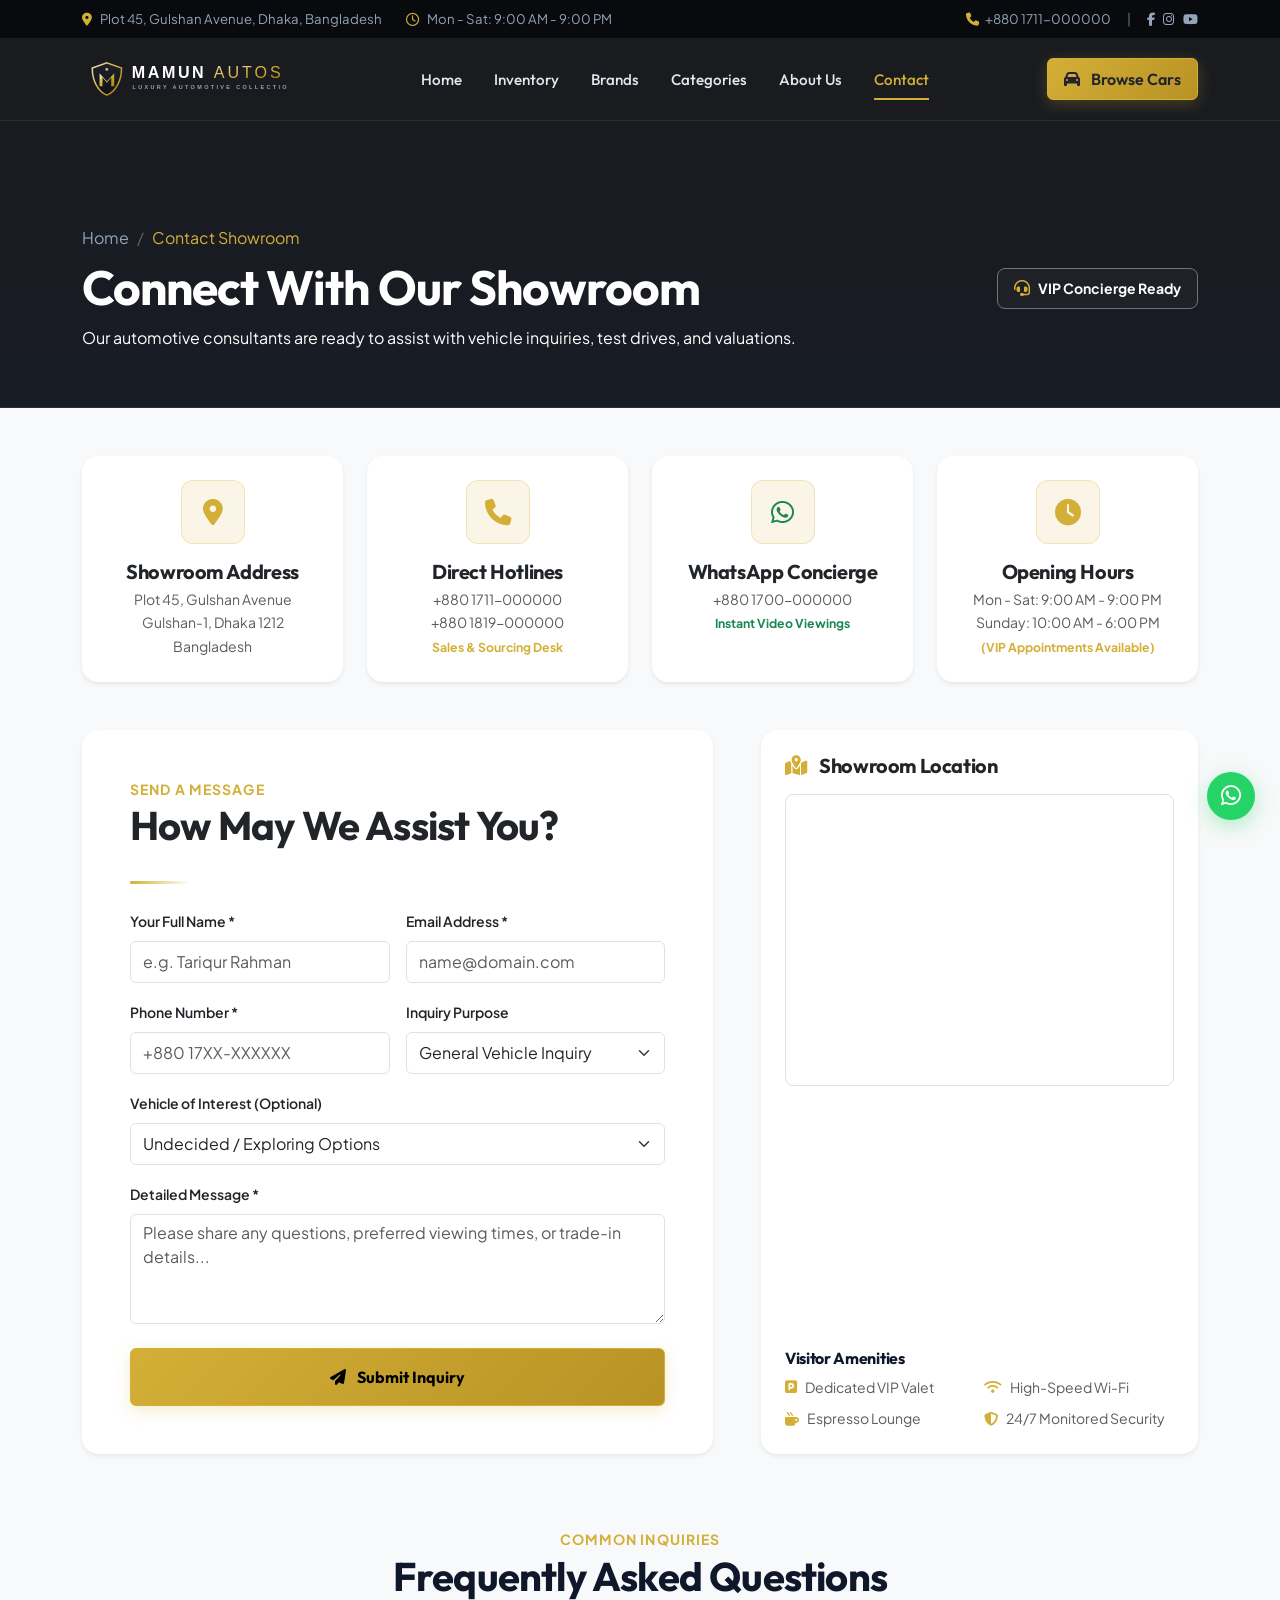
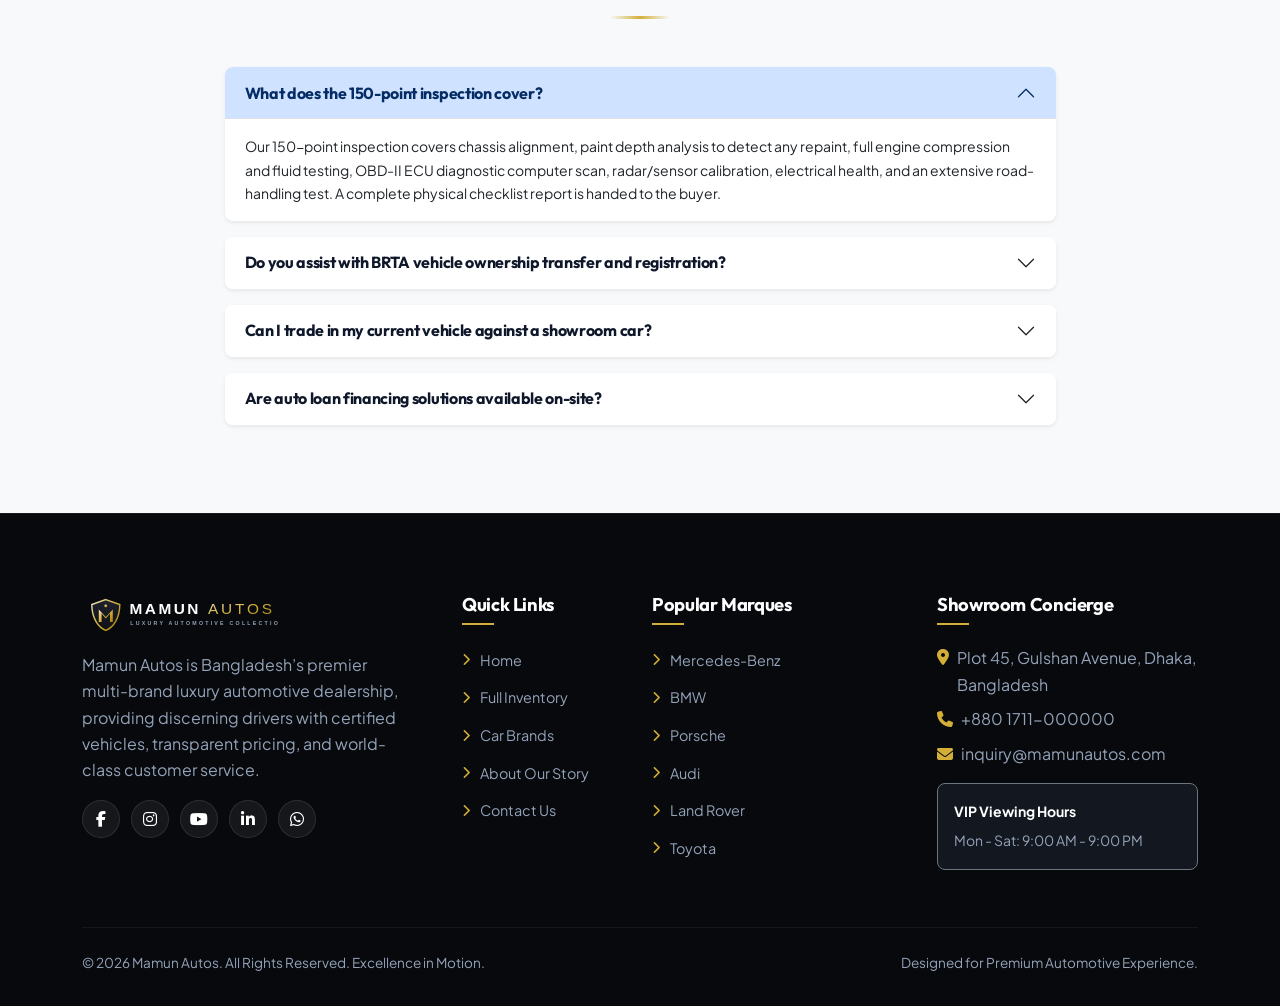
<file: contact.html>
<!DOCTYPE html>
<html lang="en">
<head>
  <meta charset="UTF-8">
  <meta name="viewport" content="width=device-width, initial-scale=1.0">
  <title>Contact Us | Mamun Autos Luxury Showroom</title>
  <meta name="description" content="Get in touch with Mamun Autos. Visit our Gulshan showroom, schedule a VIP test drive, or contact our automotive consultants.">
  
  <!-- Favicon -->
  <link rel="icon" type="image/svg+xml" href="assets/images/brands/mercedes.svg">
  
  <!-- Google Fonts: Outfit & Plus Jakarta Sans -->
  <link rel="preconnect" href="https://fonts.googleapis.com">
  <link rel="preconnect" href="https://fonts.gstatic.com" crossorigin>
  <link href="https://fonts.googleapis.com/css2?family=Outfit:wght@400;500;600;700;800&family=Plus+Jakarta+Sans:wght@400;500;600;700&display=swap" rel="stylesheet">
  
  <!-- Bootstrap 5.3 CSS -->
  <link href="https://cdn.jsdelivr.net/npm/bootstrap@5.3.3/dist/css/bootstrap.min.css" rel="stylesheet">
  
  <!-- Font Awesome Icons -->
  <link rel="stylesheet" href="https://cdnjs.cloudflare.com/ajax/libs/font-awesome/6.5.1/css/all.min.css">
  
  <!-- Custom Stylesheet -->
  <link rel="stylesheet" href="assets/css/style.css">
</head>
<body>

  <!-- Top Announcement Bar -->
  <div class="top-bar py-2 d-none d-md-block">
    <div class="container">
      <div class="row align-items-center">
        <div class="col-md-7">
          <div class="d-flex align-items-center gap-4">
            <span><i class="fa-solid fa-location-dot text-gold me-2"></i>Plot 45, Gulshan Avenue, Dhaka, Bangladesh</span>
            <span><i class="fa-regular fa-clock text-gold me-2"></i>Mon - Sat: 9:00 AM - 9:00 PM</span>
          </div>
        </div>
        <div class="col-md-5 text-end">
          <div class="d-flex align-items-center justify-content-end gap-3">
            <a href="tel:+8801711000000"><i class="fa-solid fa-phone text-gold me-1"></i> +880 1711-000000</a>
            <span class="text-secondary">|</span>
            <div class="d-inline-flex gap-2">
              <a href="https://facebook.com" target="_blank" aria-label="Facebook"><i class="fa-brands fa-facebook-f"></i></a>
              <a href="https://instagram.com" target="_blank" aria-label="Instagram"><i class="fa-brands fa-instagram"></i></a>
              <a href="https://youtube.com" target="_blank" aria-label="YouTube"><i class="fa-brands fa-youtube"></i></a>
            </div>
          </div>
        </div>
      </div>
    </div>
  </div>

  <!-- Main Navigation Bar -->
  <nav class="navbar navbar-expand-lg navbar-custom sticky-top">
    <div class="container">
      <a class="navbar-brand d-flex align-items-center" href="index.html">
        <img src="assets/images/logo.svg" alt="Mamun Autos Logo" height="42">
      </a>
      
      <button class="navbar-toggler border-0 text-white" type="button" data-bs-toggle="collapse" data-bs-target="#navbarContent" aria-controls="navbarContent" aria-expanded="false" aria-label="Toggle navigation">
        <i class="fa-solid fa-bars fs-3 text-gold"></i>
      </button>

      <div class="collapse navbar-collapse" id="navbarContent">
        <ul class="navbar-nav mx-auto mb-2 mb-lg-0">
          <li class="nav-item">
            <a class="nav-link" href="index.html">Home</a>
          </li>
          <li class="nav-item">
            <a class="nav-link" href="inventory.html">Inventory</a>
          </li>
          <li class="nav-item">
            <a class="nav-link" href="brands.html">Brands</a>
          </li>
          <li class="nav-item">
            <a class="nav-link" href="index.html#categoriesSection">Categories</a>
          </li>
          <li class="nav-item">
            <a class="nav-link" href="about.html">About Us</a>
          </li>
          <li class="nav-item">
            <a class="nav-link active" href="contact.html">Contact</a>
          </li>
        </ul>
        
        <div class="d-flex align-items-center gap-3">
          <a href="inventory.html" class="btn btn-gold text-dark px-3 py-2 fw-semibold">
            <i class="fa-solid fa-car me-2"></i> Browse Cars
          </a>
        </div>
      </div>
    </div>
  </nav>

  <!-- Page Header -->
  <header class="page-header">
    <div class="container">
      <div class="row align-items-center">
        <div class="col-md-8">
          <nav aria-label="breadcrumb">
            <ol class="breadcrumb breadcrumb-custom mb-2">
              <li class="breadcrumb-item"><a href="index.html">Home</a></li>
              <li class="breadcrumb-item active" aria-current="page">Contact Showroom</li>
            </ol>
          </nav>
          <h1 class="display-5 fw-bold text-white mb-2 font-heading">Connect With Our Showroom</h1>
          <p class="text-silver mb-0">Our automotive consultants are ready to assist with vehicle inquiries, test drives, and valuations.</p>
        </div>
        <div class="col-md-4 text-md-end mt-3 mt-md-0">
          <div class="d-inline-flex align-items-center gap-2 bg-dark bg-opacity-75 px-3 py-2 rounded-3 border border-secondary">
            <i class="fa-solid fa-headset text-gold"></i>
            <span class="text-white small fw-bold">VIP Concierge Ready</span>
          </div>
        </div>
      </div>
    </div>
  </header>

  <!-- Main Contact Section -->
  <main class="py-5 bg-light">
    <div class="container">
      
      <!-- Contact Cards Row -->
      <div class="row g-4 mb-5">
        <div class="col-md-6 col-lg-3">
          <div class="card p-4 border-0 shadow-sm rounded-4 bg-white h-100 text-center">
            <div class="feature-icon-wrap mx-auto mb-3">
              <i class="fa-solid fa-location-dot"></i>
            </div>
            <h5 class="fw-bold mb-1 font-heading text-dark">Showroom Address</h5>
            <p class="text-muted small mb-0">
              Plot 45, Gulshan Avenue<br>Gulshan-1, Dhaka 1212<br>Bangladesh
            </p>
          </div>
        </div>

        <div class="col-md-6 col-lg-3">
          <div class="card p-4 border-0 shadow-sm rounded-4 bg-white h-100 text-center">
            <div class="feature-icon-wrap mx-auto mb-3">
              <i class="fa-solid fa-phone"></i>
            </div>
            <h5 class="fw-bold mb-1 font-heading text-dark">Direct Hotlines</h5>
            <p class="text-muted small mb-0">
              <a href="tel:+8801711000000" class="text-decoration-none text-muted d-block">+880 1711-000000</a>
              <a href="tel:+8801819000000" class="text-decoration-none text-muted d-block">+880 1819-000000</a>
              <span class="text-gold small fw-bold">Sales & Sourcing Desk</span>
            </p>
          </div>
        </div>

        <div class="col-md-6 col-lg-3">
          <div class="card p-4 border-0 shadow-sm rounded-4 bg-white h-100 text-center">
            <div class="feature-icon-wrap mx-auto mb-3">
              <i class="fa-brands fa-whatsapp text-success"></i>
            </div>
            <h5 class="fw-bold mb-1 font-heading text-dark">WhatsApp Concierge</h5>
            <p class="text-muted small mb-0">
              <a href="https://wa.me/8801700000000" target="_blank" class="text-decoration-none text-muted d-block">+880 1700-000000</a>
              <span class="text-success small fw-bold">Instant Video Viewings</span>
            </p>
          </div>
        </div>

        <div class="col-md-6 col-lg-3">
          <div class="card p-4 border-0 shadow-sm rounded-4 bg-white h-100 text-center">
            <div class="feature-icon-wrap mx-auto mb-3">
              <i class="fa-solid fa-clock"></i>
            </div>
            <h5 class="fw-bold mb-1 font-heading text-dark">Opening Hours</h5>
            <p class="text-muted small mb-0">
              Mon - Sat: 9:00 AM - 9:00 PM<br>
              Sunday: 10:00 AM - 6:00 PM<br>
              <span class="text-gold small fw-bold">(VIP Appointments Available)</span>
            </p>
          </div>
        </div>
      </div>

      <!-- Contact Form & Interactive Map Row -->
      <div class="row g-5 align-items-stretch mb-5">
        
        <!-- Contact Form Column -->
        <div class="col-lg-7">
          <div class="card p-4 p-md-5 border-0 shadow-sm rounded-4 bg-white h-100">
            <span class="text-gold fw-bold text-uppercase tracking-wider small">Send a Message</span>
            <h3 class="display-6 fw-bold mb-3 font-heading text-dark">How May We Assist You?</h3>
            <div class="gold-divider mb-4"></div>

            <form id="contactForm" class="needs-validation" novalidate>
              <div class="row g-3 mb-3">
                <div class="col-md-6">
                  <label for="cName" class="form-label text-dark fw-semibold small">Your Full Name *</label>
                  <input type="text" class="form-control py-2" id="cName" placeholder="e.g. Tariqur Rahman" required>
                  <div class="invalid-feedback">Please enter your name.</div>
                </div>

                <div class="col-md-6">
                  <label for="cEmail" class="form-label text-dark fw-semibold small">Email Address *</label>
                  <input type="email" class="form-control py-2" id="cEmail" placeholder="name@domain.com" required>
                  <div class="invalid-feedback">Please provide a valid email.</div>
                </div>
              </div>

              <div class="row g-3 mb-3">
                <div class="col-md-6">
                  <label for="cPhone" class="form-label text-dark fw-semibold small">Phone Number *</label>
                  <input type="tel" class="form-control py-2" id="cPhone" placeholder="+880 17XX-XXXXXX" required>
                  <div class="invalid-feedback">Please provide your mobile number.</div>
                </div>

                <div class="col-md-6">
                  <label for="cPurpose" class="form-label text-dark fw-semibold small">Inquiry Purpose</label>
                  <select class="form-select py-2" id="cPurpose">
                    <option value="General Inquiry">General Vehicle Inquiry</option>
                    <option value="Schedule Test Drive">Schedule a VIP Test Drive</option>
                    <option value="Financing Assistance">Vehicle Financing & Bank Loan</option>
                    <option value="Sell or Trade In">Sell or Trade-in Current Vehicle</option>
                    <option value="Bespoke Sourcing">Bespoke Import Sourcing</option>
                  </select>
                </div>
              </div>

              <div class="mb-3">
                <label for="cVehicle" class="form-label text-dark fw-semibold small">Vehicle of Interest (Optional)</label>
                <select class="form-select py-2" id="cVehicle">
                  <option value="Undecided / Any">Undecided / Exploring Options</option>
                  <option value="Mercedes-Benz S-Class S580">Mercedes-Benz S-Class S580 ($124,000)</option>
                  <option value="BMW 320i M Sport">BMW 320i M Sport ($48,500)</option>
                  <option value="Porsche Cayenne Turbo GT">Porsche Cayenne Turbo GT ($145,000)</option>
                  <option value="Land Rover Range Rover Autobiography">Range Rover Autobiography ($138,000)</option>
                  <option value="Audi Q5 45 TFSI">Audi Q5 45 TFSI ($56,900)</option>
                  <option value="Toyota Land Cruiser Prado TX-L">Toyota Prado TX-L ($69,500)</option>
                  <option value="Porsche 911 Carrera S">Porsche 911 Carrera S ($139,000)</option>
                  <option value="Audi RS7 Sportback">Audi RS7 Sportback ($129,000)</option>
                  <option value="Other">Other Specific Model</option>
                </select>
              </div>

              <div class="mb-4">
                <label for="cMessage" class="form-label text-dark fw-semibold small">Detailed Message *</label>
                <textarea class="form-control" id="cMessage" rows="4" placeholder="Please share any questions, preferred viewing times, or trade-in details..." required></textarea>
                <div class="invalid-feedback">Please enter your message.</div>
              </div>

              <button type="submit" class="btn btn-gold w-100 py-3 fw-bold fs-6">
                <i class="fa-solid fa-paper-plane me-2"></i> Submit Inquiry
              </button>
            </form>
          </div>
        </div>

        <!-- Google Map & Facility Column -->
        <div class="col-lg-5">
          <div class="card p-4 border-0 shadow-sm rounded-4 bg-white h-100 d-flex flex-column">
            <h5 class="fw-bold mb-3 font-heading text-dark">
              <i class="fa-solid fa-map-location-dot text-gold me-2"></i> Showroom Location
            </h5>
            
            <div class="ratio ratio-4x3 rounded-3 overflow-hidden border mb-4">
              <iframe 
                src="https://www.google.com/maps/embed?pb=!1m18!1m12!1m3!1d14606.070624022839!2d90.4125181!3d23.7999222!2m3!1f0!2f0!3f0!3m2!1i1024!2i768!4f13.1!3m3!1m2!1s0x3755c7a0f70deb73%3A0x30c36498f90fe23!2sGulshan%2C%20Dhaka!5e0!3m2!1sen!2sbd!4v1700000000000!5m2!1sen!2sbd" 
                allowfullscreen="" 
                loading="lazy" 
                referrerpolicy="no-referrer-when-downgrade" 
                title="Mamun Autos Showroom Location">
              </iframe>
            </div>

            <div class="mt-auto">
              <h6 class="fw-bold mb-2">Visitor Amenities</h6>
              <div class="row g-2 text-muted small">
                <div class="col-6 d-flex align-items-center gap-2">
                  <i class="fa-solid fa-square-parking text-gold"></i> Dedicated VIP Valet
                </div>
                <div class="col-6 d-flex align-items-center gap-2">
                  <i class="fa-solid fa-wifi text-gold"></i> High-Speed Wi-Fi
                </div>
                <div class="col-6 d-flex align-items-center gap-2">
                  <i class="fa-solid fa-mug-hot text-gold"></i> Espresso Lounge
                </div>
                <div class="col-6 d-flex align-items-center gap-2">
                  <i class="fa-solid fa-shield-halved text-gold"></i> 24/7 Monitored Security
                </div>
              </div>
            </div>
          </div>
        </div>

      </div>

      <!-- FAQ Section -->
      <section class="py-4">
        <div class="text-center max-w-700 mx-auto mb-5">
          <span class="text-gold fw-bold text-uppercase tracking-wider small">Common Inquiries</span>
          <h2 class="display-6 fw-bold mb-2">Frequently Asked Questions</h2>
          <div class="gold-divider center"></div>
        </div>

        <div class="row justify-content-center">
          <div class="col-lg-9">
            <div class="accordion" id="faqAccordion">
              
              <div class="accordion-item border-0 mb-3 rounded-3 shadow-sm overflow-hidden">
                <h2 class="accordion-header" id="headingOne">
                  <button class="accordion-button fw-bold font-heading" type="button" data-bs-toggle="collapse" data-bs-target="#collapseOne" aria-expanded="true" aria-controls="collapseOne">
                    What does the 150-point inspection cover?
                  </button>
                </h2>
                <div id="collapseOne" class="accordion-collapse collapse show" aria-labelledby="headingOne" data-bs-parent="#faqAccordion">
                  <div class="accordion-body text-body small">
                    Our 150-point inspection covers chassis alignment, paint depth analysis to detect any repaint, full engine compression and fluid testing, OBD-II ECU diagnostic computer scan, radar/sensor calibration, electrical health, and an extensive road-handling test. A complete physical checklist report is handed to the buyer.
                  </div>
                </div>
              </div>

              <div class="accordion-item border-0 mb-3 rounded-3 shadow-sm overflow-hidden">
                <h2 class="accordion-header" id="headingTwo">
                  <button class="accordion-button collapsed fw-bold font-heading" type="button" data-bs-toggle="collapse" data-bs-target="#collapseTwo" aria-expanded="false" aria-controls="collapseTwo">
                    Do you assist with BRTA vehicle ownership transfer and registration?
                  </button>
                </h2>
                <div id="collapseTwo" class="accordion-collapse collapse" aria-labelledby="headingTwo" data-bs-parent="#faqAccordion">
                  <div class="accordion-body text-body small">
                    Yes, absolutely. Our dedicated documentation team manages the complete ownership transfer process, tax token renewals, fitness certificates, and registration under your individual or corporate name with zero hassle.
                  </div>
                </div>
              </div>

              <div class="accordion-item border-0 mb-3 rounded-3 shadow-sm overflow-hidden">
                <h2 class="accordion-header" id="headingThree">
                  <button class="accordion-button collapsed fw-bold font-heading" type="button" data-bs-toggle="collapse" data-bs-target="#collapseThree" aria-expanded="false" aria-controls="collapseThree">
                    Can I trade in my current vehicle against a showroom car?
                  </button>
                </h2>
                <div id="collapseThree" class="accordion-collapse collapse" aria-labelledby="headingThree" data-bs-parent="#faqAccordion">
                  <div class="accordion-body text-body small">
                    Yes. Bring your vehicle to our showroom for an instant evaluation by our chief appraiser. We offer fair market trade-in credit that can be applied directly as down payment for your new vehicle.
                  </div>
                </div>
              </div>

              <div class="accordion-item border-0 mb-3 rounded-3 shadow-sm overflow-hidden">
                <h2 class="accordion-header" id="headingFour">
                  <button class="accordion-button collapsed fw-bold font-heading" type="button" data-bs-toggle="collapse" data-bs-target="#collapseFour" aria-expanded="false" aria-controls="collapseFour">
                    Are auto loan financing solutions available on-site?
                  </button>
                </h2>
                <div id="collapseFour" class="accordion-collapse collapse" aria-labelledby="headingFour" data-bs-parent="#faqAccordion">
                  <div class="accordion-body text-body small">
                    Yes. We partner with premier private banks and financial institutions to offer expedited approvals with preferential interest rates, up to 70-80% vehicle financing, and flexible tenures ranging from 1 to 5 years.
                  </div>
                </div>
              </div>

            </div>
          </div>
        </div>
      </section>

    </div>
  </main>

  <!-- Footer -->
  <footer class="footer-custom">
    <div class="container">
      <div class="row g-4">
        <div class="col-lg-4 col-md-6">
          <a href="index.html" class="d-inline-block mb-3">
            <img src="assets/images/logo.svg" alt="Mamun Autos" height="42">
          </a>
          <p class="text-silver pe-lg-4">
            Mamun Autos is Bangladesh’s premier multi-brand luxury automotive dealership, providing discerning drivers with certified vehicles, transparent pricing, and world-class customer service.
          </p>
          <div class="social-links-wrap mt-3">
            <a href="https://facebook.com" target="_blank" aria-label="Facebook"><i class="fa-brands fa-facebook-f"></i></a>
            <a href="https://instagram.com" target="_blank" aria-label="Instagram"><i class="fa-brands fa-instagram"></i></a>
            <a href="https://youtube.com" target="_blank" aria-label="YouTube"><i class="fa-brands fa-youtube"></i></a>
            <a href="https://linkedin.com" target="_blank" aria-label="LinkedIn"><i class="fa-brands fa-linkedin-in"></i></a>
            <a href="https://wa.me/8801700000000" target="_blank" aria-label="WhatsApp"><i class="fa-brands fa-whatsapp"></i></a>
          </div>
        </div>

        <div class="col-lg-2 col-md-6 col-6">
          <h5 class="footer-title">Quick Links</h5>
          <ul class="footer-links">
            <li><a href="index.html"><i class="fa-solid fa-chevron-right text-gold me-1 small"></i> Home</a></li>
            <li><a href="inventory.html"><i class="fa-solid fa-chevron-right text-gold me-1 small"></i> Full Inventory</a></li>
            <li><a href="brands.html"><i class="fa-solid fa-chevron-right text-gold me-1 small"></i> Car Brands</a></li>
            <li><a href="about.html"><i class="fa-solid fa-chevron-right text-gold me-1 small"></i> About Our Story</a></li>
            <li><a href="contact.html"><i class="fa-solid fa-chevron-right text-gold me-1 small"></i> Contact Us</a></li>
          </ul>
        </div>

        <div class="col-lg-3 col-md-6 col-6">
          <h5 class="footer-title">Popular Marques</h5>
          <ul class="footer-links">
            <li><a href="inventory.html?brand=Mercedes-Benz"><i class="fa-solid fa-chevron-right text-gold me-1 small"></i> Mercedes-Benz</a></li>
            <li><a href="inventory.html?brand=BMW"><i class="fa-solid fa-chevron-right text-gold me-1 small"></i> BMW</a></li>
            <li><a href="inventory.html?brand=Porsche"><i class="fa-solid fa-chevron-right text-gold me-1 small"></i> Porsche</a></li>
            <li><a href="inventory.html?brand=Audi"><i class="fa-solid fa-chevron-right text-gold me-1 small"></i> Audi</a></li>
            <li><a href="inventory.html?brand=Land%20Rover"><i class="fa-solid fa-chevron-right text-gold me-1 small"></i> Land Rover</a></li>
            <li><a href="inventory.html?brand=Toyota"><i class="fa-solid fa-chevron-right text-gold me-1 small"></i> Toyota</a></li>
          </ul>
        </div>

        <div class="col-lg-3 col-md-6">
          <h5 class="footer-title">Showroom Concierge</h5>
          <ul class="footer-links mb-3">
            <li class="d-flex align-items-start gap-2 mb-2">
              <i class="fa-solid fa-location-dot text-gold mt-1"></i>
              <span>Plot 45, Gulshan Avenue, Dhaka, Bangladesh</span>
            </li>
            <li class="d-flex align-items-center gap-2 mb-2">
              <i class="fa-solid fa-phone text-gold"></i>
              <span>+880 1711-000000</span>
            </li>
            <li class="d-flex align-items-center gap-2 mb-2">
              <i class="fa-solid fa-envelope text-gold"></i>
              <span>inquiry@mamunautos.com</span>
            </li>
          </ul>
          <div class="p-3 rounded-3 bg-secondary-dark border border-secondary">
            <span class="text-white small fw-bold d-block mb-1">VIP Viewing Hours</span>
            <span class="text-silver small">Mon - Sat: 9:00 AM - 9:00 PM</span>
          </div>
        </div>
      </div>

      <div class="footer-bottom d-flex flex-column flex-md-row justify-content-between align-items-center text-silver">
        <p class="mb-2 mb-md-0">© 2026 Mamun Autos. All Rights Reserved. Excellence in Motion.</p>
        <p class="mb-0">Designed for Premium Automotive Experience.</p>
      </div>
    </div>
  </footer>

  <!-- Floating WhatsApp Button -->
  <a href="https://wa.me/8801700000000?text=Hello%20Mamun%20Autos,%20I%20would%20like%20to%20inquire%20about%20your%20available%20cars" 
     class="whatsapp-float" 
     target="_blank" 
     aria-label="Chat on WhatsApp" 
     title="Chat with Mamun Autos Concierge">
    <i class="fa-brands fa-whatsapp"></i>
  </a>

  <!-- Back to Top Button -->
  <button id="backToTopBtn" class="back-to-top" aria-label="Back to top">
    <i class="fa-solid fa-arrow-up"></i>
  </button>

  <!-- Bootstrap 5.3 Bundle JS -->
  <script src="https://cdn.jsdelivr.net/npm/bootstrap@5.3.3/dist/js/bootstrap.bundle.min.js"></script>
  
  <!-- Car Database & Core Scripts -->
  <script src="assets/js/cars-data.js"></script>
  <script src="assets/js/main.js"></script>
</body>
</html>
</file>
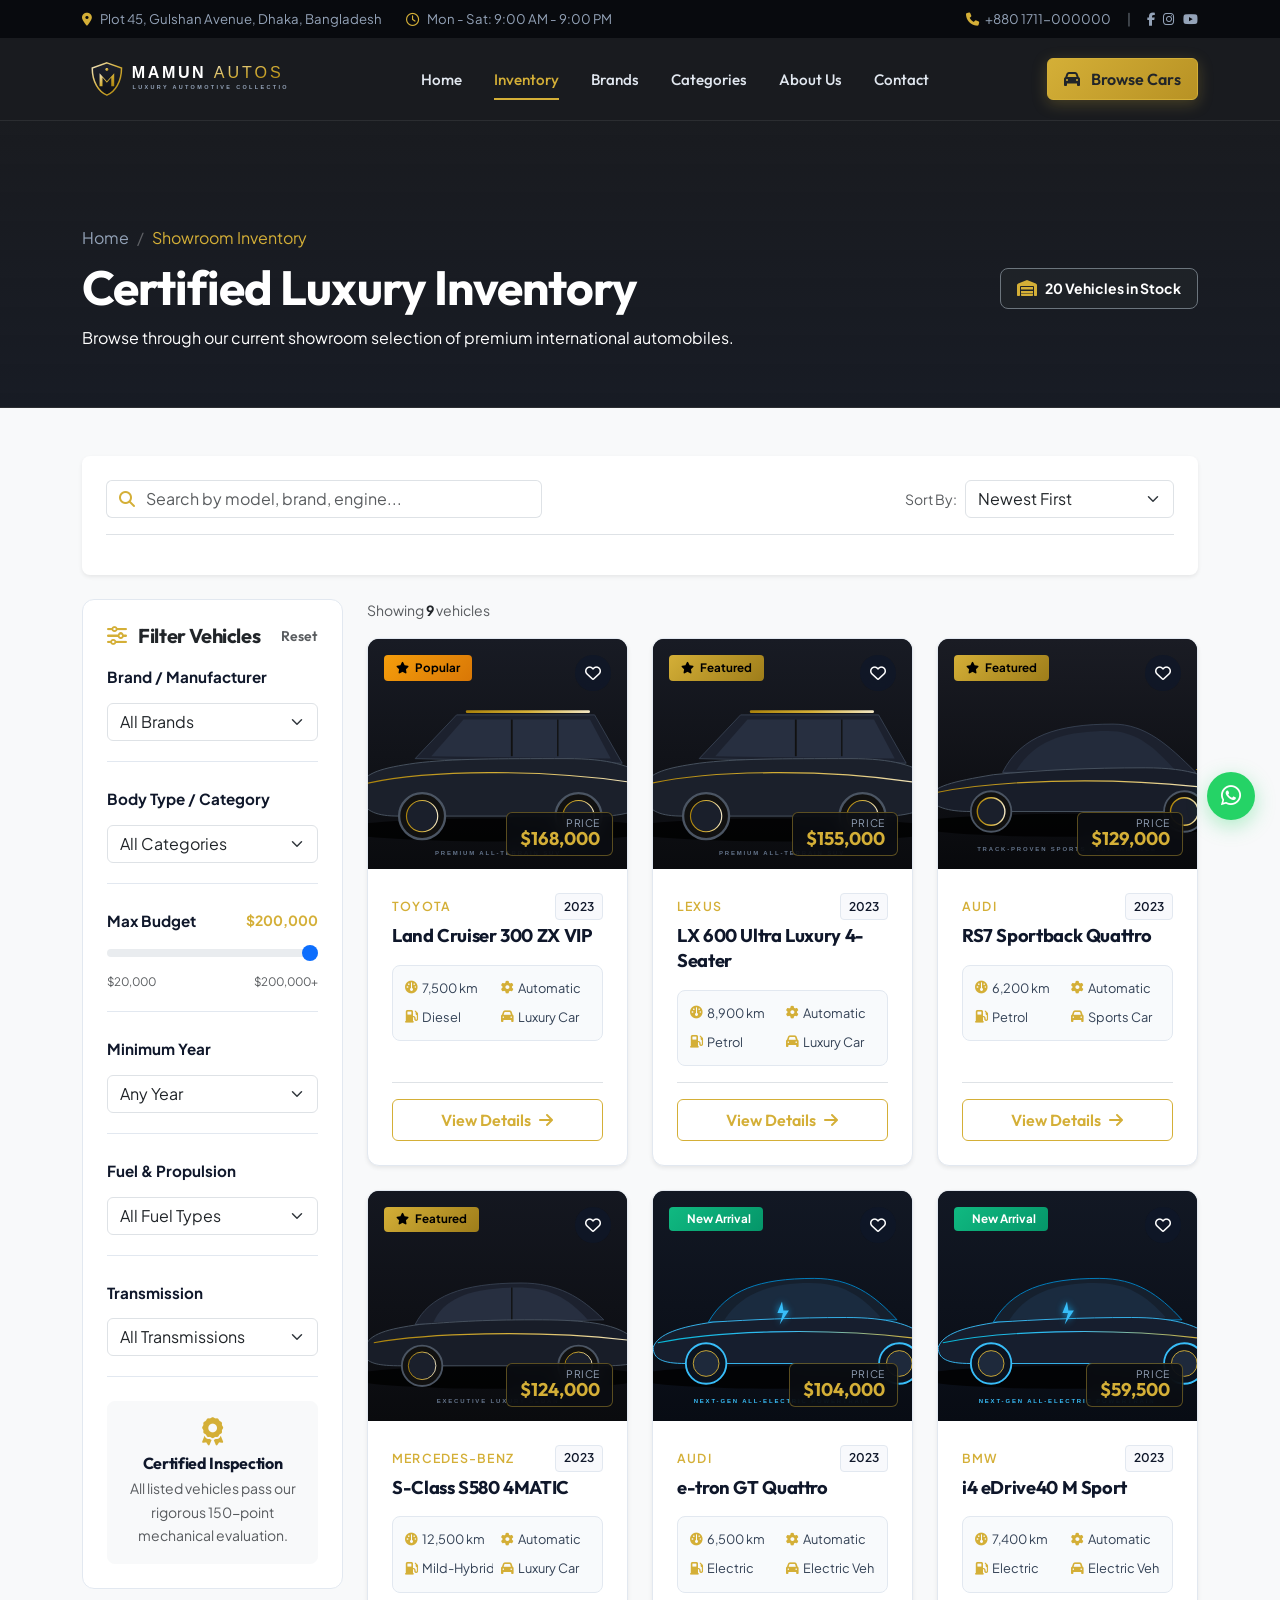
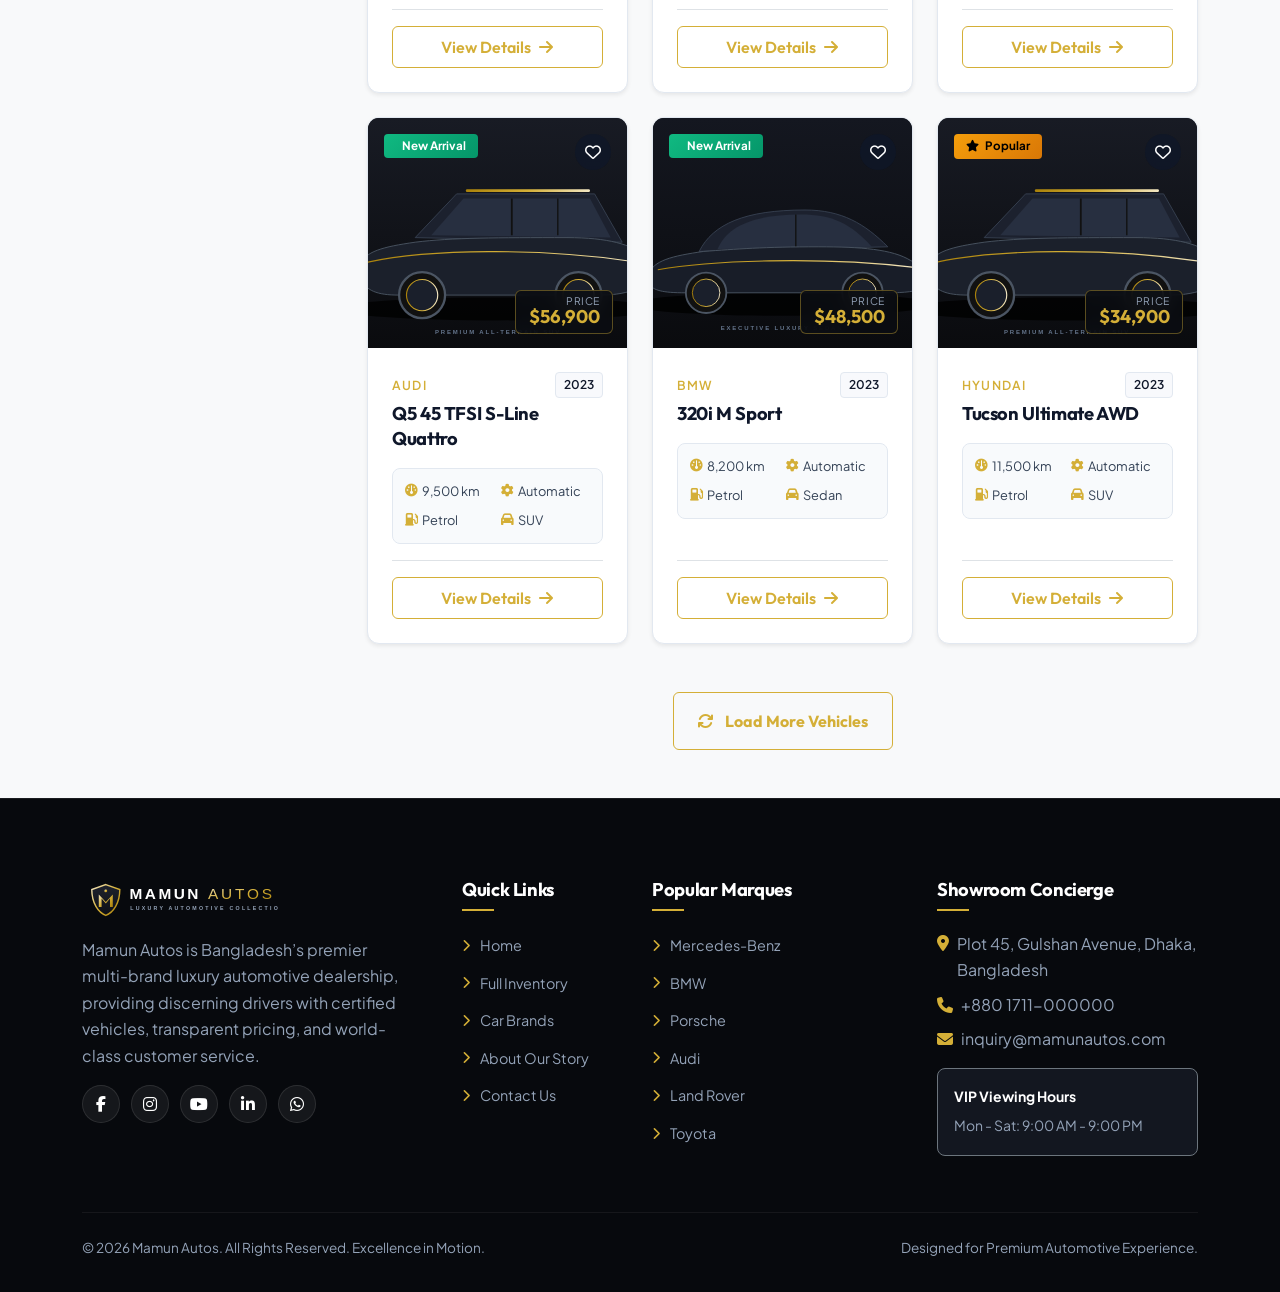
<file: inventory.html>
<!DOCTYPE html>
<html lang="en">
<head>
  <meta charset="UTF-8">
  <meta name="viewport" content="width=device-width, initial-scale=1.0">
  <title>Vehicle Inventory | Mamun Autos Luxury Showroom</title>
  <meta name="description" content="Explore our available inventory of luxury sedans, premium SUVs, sports cars, and hybrid electric vehicles at Mamun Autos. Filter by brand, price, year, and specifications.">
  
  <!-- Favicon -->
  <link rel="icon" type="image/svg+xml" href="assets/images/brands/mercedes.svg">
  
  <!-- Google Fonts: Outfit & Plus Jakarta Sans -->
  <link rel="preconnect" href="https://fonts.googleapis.com">
  <link rel="preconnect" href="https://fonts.gstatic.com" crossorigin>
  <link href="https://fonts.googleapis.com/css2?family=Outfit:wght@400;500;600;700;800&family=Plus+Jakarta+Sans:wght@400;500;600;700&display=swap" rel="stylesheet">
  
  <!-- Bootstrap 5.3 CSS -->
  <link href="https://cdn.jsdelivr.net/npm/bootstrap@5.3.3/dist/css/bootstrap.min.css" rel="stylesheet">
  
  <!-- Font Awesome Icons -->
  <link rel="stylesheet" href="https://cdnjs.cloudflare.com/ajax/libs/font-awesome/6.5.1/css/all.min.css">
  
  <!-- Custom Stylesheet -->
  <link rel="stylesheet" href="assets/css/style.css">
</head>
<body>

  <!-- Top Announcement Bar -->
  <div class="top-bar py-2 d-none d-md-block">
    <div class="container">
      <div class="row align-items-center">
        <div class="col-md-7">
          <div class="d-flex align-items-center gap-4">
            <span><i class="fa-solid fa-location-dot text-gold me-2"></i>Plot 45, Gulshan Avenue, Dhaka, Bangladesh</span>
            <span><i class="fa-regular fa-clock text-gold me-2"></i>Mon - Sat: 9:00 AM - 9:00 PM</span>
          </div>
        </div>
        <div class="col-md-5 text-end">
          <div class="d-flex align-items-center justify-content-end gap-3">
            <a href="tel:+8801711000000"><i class="fa-solid fa-phone text-gold me-1"></i> +880 1711-000000</a>
            <span class="text-secondary">|</span>
            <div class="d-inline-flex gap-2">
              <a href="https://facebook.com" target="_blank" aria-label="Facebook"><i class="fa-brands fa-facebook-f"></i></a>
              <a href="https://instagram.com" target="_blank" aria-label="Instagram"><i class="fa-brands fa-instagram"></i></a>
              <a href="https://youtube.com" target="_blank" aria-label="YouTube"><i class="fa-brands fa-youtube"></i></a>
            </div>
          </div>
        </div>
      </div>
    </div>
  </div>

  <!-- Main Navigation Bar -->
  <nav class="navbar navbar-expand-lg navbar-custom sticky-top">
    <div class="container">
      <a class="navbar-brand d-flex align-items-center" href="index.html">
        <img src="assets/images/logo.svg" alt="Mamun Autos Logo" height="42">
      </a>
      
      <button class="navbar-toggler border-0 text-white" type="button" data-bs-toggle="collapse" data-bs-target="#navbarContent" aria-controls="navbarContent" aria-expanded="false" aria-label="Toggle navigation">
        <i class="fa-solid fa-bars fs-3 text-gold"></i>
      </button>

      <div class="collapse navbar-collapse" id="navbarContent">
        <ul class="navbar-nav mx-auto mb-2 mb-lg-0">
          <li class="nav-item">
            <a class="nav-link" href="index.html">Home</a>
          </li>
          <li class="nav-item">
            <a class="nav-link active" href="inventory.html">Inventory</a>
          </li>
          <li class="nav-item">
            <a class="nav-link" href="brands.html">Brands</a>
          </li>
          <li class="nav-item">
            <a class="nav-link" href="index.html#categoriesSection">Categories</a>
          </li>
          <li class="nav-item">
            <a class="nav-link" href="about.html">About Us</a>
          </li>
          <li class="nav-item">
            <a class="nav-link" href="contact.html">Contact</a>
          </li>
        </ul>
        
        <div class="d-flex align-items-center gap-3">
          <a href="inventory.html" class="btn btn-gold text-dark px-3 py-2 fw-semibold">
            <i class="fa-solid fa-car me-2"></i> Browse Cars
          </a>
        </div>
      </div>
    </div>
  </nav>

  <!-- Page Header & Breadcrumb -->
  <header class="page-header">
    <div class="container">
      <div class="row align-items-center">
        <div class="col-md-8">
          <nav aria-label="breadcrumb">
            <ol class="breadcrumb breadcrumb-custom mb-2">
              <li class="breadcrumb-item"><a href="index.html">Home</a></li>
              <li class="breadcrumb-item active" aria-current="page">Showroom Inventory</li>
            </ol>
          </nav>
          <h1 class="display-5 fw-bold text-white mb-2 font-heading">Certified Luxury Inventory</h1>
          <p class="text-silver mb-0">Browse through our current showroom selection of premium international automobiles.</p>
        </div>
        <div class="col-md-4 text-md-end mt-3 mt-md-0">
          <div class="d-inline-flex align-items-center gap-2 bg-dark bg-opacity-75 px-3 py-2 rounded-3 border border-secondary">
            <i class="fa-solid fa-warehouse text-gold"></i>
            <span class="text-white small fw-bold"><span id="totalCount">16</span> Vehicles in Stock</span>
          </div>
        </div>
      </div>
    </div>
  </header>

  <!-- Main Inventory Section -->
  <main class="py-5 bg-light">
    <div class="container">
      
      <!-- Top Control Bar (Search, Mobile Filter Trigger, Sorting) -->
      <div class="card p-3 p-md-4 border-0 shadow-sm rounded-3 mb-4 bg-white">
        <div class="row g-3 align-items-center">
          <!-- Search input -->
          <div class="col-12 col-md-5">
            <div class="input-group">
              <span class="input-group-text bg-white border-end-0 text-muted">
                <i class="fa-solid fa-magnifying-glass text-gold"></i>
              </span>
              <input type="text" id="inventorySearch" class="form-control border-start-0 ps-0" placeholder="Search by model, brand, engine...">
            </div>
          </div>

          <!-- Mobile Filter Button (Visible on Small Screens) -->
          <div class="col-6 col-md-3 d-lg-none">
            <button class="btn btn-outline-dark w-100" type="button" data-bs-toggle="offcanvas" data-bs-target="#mobileFilterDrawer" aria-controls="mobileFilterDrawer">
              <i class="fa-solid fa-filter me-2 text-gold"></i> Filters
            </button>
          </div>

          <!-- Sorting Dropdown -->
          <div class="col-6 col-md-4 col-lg-4 ms-auto">
            <div class="d-flex align-items-center gap-2 justify-content-end">
              <label for="sortSelect" class="form-label mb-0 text-muted small text-nowrap d-none d-sm-inline">Sort By:</label>
              <select id="sortSelect" class="form-select w-auto">
                <option value="newest">Newest First</option>
                <option value="oldest">Oldest First</option>
                <option value="price-asc">Price: Low to High</option>
                <option value="price-desc">Price: High to Low</option>
                <option value="mileage-asc">Mileage: Low to High</option>
              </select>
            </div>
          </div>
        </div>

        <!-- Active Filter Pills Area -->
        <div id="activeFiltersList" class="d-flex flex-wrap align-items-center gap-2 mt-3 pt-3 border-top">
          <!-- Populated dynamically -->
        </div>
      </div>

      <!-- Main Layout: Sidebar Filters + Vehicle Grid -->
      <div class="row g-4">
        
        <!-- Desktop Filter Sidebar -->
        <aside class="col-lg-3 d-none d-lg-block">
          <div class="filter-sidebar sticky-top" style="top: 90px;">
            <div class="d-flex justify-content-between align-items-center mb-3">
              <h5 class="fw-bold mb-0 text-dark">
                <i class="fa-solid fa-sliders text-gold me-2"></i> Filter Vehicles
              </h5>
              <button type="button" id="resetFiltersBtn" class="btn btn-sm btn-link text-decoration-none text-muted p-0">
                Reset
              </button>
            </div>

            <!-- Brand Filter -->
            <div class="filter-group">
              <label for="filterBrand" class="filter-title">Brand / Manufacturer</label>
              <select id="filterBrand" class="form-select">
                <option value="all">All Brands</option>
              </select>
            </div>

            <!-- Category / Body Type Filter -->
            <div class="filter-group">
              <label for="filterCategory" class="filter-title">Body Type / Category</label>
              <select id="filterCategory" class="form-select">
                <option value="all">All Categories</option>
              </select>
            </div>

            <!-- Price Range Filter -->
            <div class="filter-group">
              <div class="d-flex justify-content-between align-items-center mb-2">
                <label for="filterPriceRange" class="filter-title mb-0">Max Budget</label>
                <span id="filterPriceValue" class="text-gold fw-bold small">$200,000</span>
              </div>
              <input type="range" class="form-range price-range-slider" id="filterPriceRange" min="20000" max="200000" step="5000" value="200000">
              <div class="d-flex justify-content-between text-muted" style="font-size: 0.725rem;">
                <span>$20,000</span>
                <span>$200,000+</span>
              </div>
            </div>

            <!-- Manufacturing Year Filter -->
            <div class="filter-group">
              <label for="filterYear" class="filter-title">Minimum Year</label>
              <select id="filterYear" class="form-select">
                <option value="all">Any Year</option>
                <option value="2023">2023 or newer</option>
                <option value="2022">2022 or newer</option>
                <option value="2021">2021 or newer</option>
              </select>
            </div>

            <!-- Fuel Type Filter -->
            <div class="filter-group">
              <label for="filterFuel" class="filter-title">Fuel & Propulsion</label>
              <select id="filterFuel" class="form-select">
                <option value="all">All Fuel Types</option>
                <option value="Petrol">Petrol</option>
                <option value="Diesel">Diesel</option>
                <option value="Hybrid">Hybrid / Mild-Hybrid</option>
                <option value="Electric">All-Electric</option>
              </select>
            </div>

            <!-- Transmission Filter -->
            <div class="filter-group">
              <label for="filterTransmission" class="filter-title">Transmission</label>
              <select id="filterTransmission" class="form-select">
                <option value="all">All Transmissions</option>
                <option value="Automatic">Automatic / PDK</option>
                <option value="Manual">Manual</option>
              </select>
            </div>

            <!-- Showroom Guarantee Box -->
            <div class="mt-4 p-3 rounded-3 bg-light border border-light text-center">
              <i class="fa-solid fa-award text-gold fs-3 mb-2"></i>
              <h6 class="fw-bold mb-1">Certified Inspection</h6>
              <p class="text-muted small mb-0">All listed vehicles pass our rigorous 150-point mechanical evaluation.</p>
            </div>
          </div>
        </aside>

        <!-- Listing Grid Column -->
        <div class="col-lg-9">
          <!-- Results Counter -->
          <div class="d-flex justify-content-between align-items-center mb-3">
            <span class="text-muted small">
              Showing <strong class="text-dark" id="resultsCount">0</strong> vehicles
            </span>
          </div>

          <!-- Car Cards Container -->
          <div class="row g-4" id="inventoryListing">
            <!-- Populated dynamically via inventory.js -->
          </div>

          <!-- Load More Wrap -->
          <div class="text-center mt-5" id="loadMoreWrap" style="display: none;">
            <button id="loadMoreBtn" class="btn btn-outline-gold px-4 py-3 fw-bold">
              <i class="fa-solid fa-arrows-rotate me-2"></i> Load More Vehicles
            </button>
          </div>
        </div>
      </div>
    </div>
  </main>

  <!-- Mobile Offcanvas Filter Drawer -->
  <div class="offcanvas offcanvas-start" tabindex="-1" id="mobileFilterDrawer" aria-labelledby="mobileFilterDrawerLabel">
    <div class="offcanvas-header bg-dark text-white">
      <h5 class="offcanvas-title font-heading" id="mobileFilterDrawerLabel">
        <i class="fa-solid fa-sliders text-gold me-2"></i> Filters
      </h5>
      <button type="button" class="btn-close btn-close-white" data-bs-dismiss="offcanvas" aria-label="Close"></button>
    </div>
    <div class="offcanvas-body">
      <div class="d-flex justify-content-between align-items-center mb-3">
        <span class="text-muted small">Filter criteria</span>
        <button type="button" id="resetFiltersBtnMobile" class="btn btn-sm btn-link text-decoration-none text-muted p-0" data-bs-dismiss="offcanvas">
          Reset All
        </button>
      </div>

      <p class="small text-muted mb-4">Adjust filters and click "Apply" to refine your search.</p>

      <button type="button" class="btn btn-gold w-100 py-2 fw-bold" data-bs-dismiss="offcanvas">
        Apply Filters
      </button>
    </div>
  </div>

  <!-- Footer -->
  <footer class="footer-custom">
    <div class="container">
      <div class="row g-4">
        <div class="col-lg-4 col-md-6">
          <a href="index.html" class="d-inline-block mb-3">
            <img src="assets/images/logo.svg" alt="Mamun Autos" height="42">
          </a>
          <p class="text-silver pe-lg-4">
            Mamun Autos is Bangladesh’s premier multi-brand luxury automotive dealership, providing discerning drivers with certified vehicles, transparent pricing, and world-class customer service.
          </p>
          <div class="social-links-wrap mt-3">
            <a href="https://facebook.com" target="_blank" aria-label="Facebook"><i class="fa-brands fa-facebook-f"></i></a>
            <a href="https://instagram.com" target="_blank" aria-label="Instagram"><i class="fa-brands fa-instagram"></i></a>
            <a href="https://youtube.com" target="_blank" aria-label="YouTube"><i class="fa-brands fa-youtube"></i></a>
            <a href="https://linkedin.com" target="_blank" aria-label="LinkedIn"><i class="fa-brands fa-linkedin-in"></i></a>
            <a href="https://wa.me/8801700000000" target="_blank" aria-label="WhatsApp"><i class="fa-brands fa-whatsapp"></i></a>
          </div>
        </div>

        <div class="col-lg-2 col-md-6 col-6">
          <h5 class="footer-title">Quick Links</h5>
          <ul class="footer-links">
            <li><a href="index.html"><i class="fa-solid fa-chevron-right text-gold me-1 small"></i> Home</a></li>
            <li><a href="inventory.html"><i class="fa-solid fa-chevron-right text-gold me-1 small"></i> Full Inventory</a></li>
            <li><a href="brands.html"><i class="fa-solid fa-chevron-right text-gold me-1 small"></i> Car Brands</a></li>
            <li><a href="about.html"><i class="fa-solid fa-chevron-right text-gold me-1 small"></i> About Our Story</a></li>
            <li><a href="contact.html"><i class="fa-solid fa-chevron-right text-gold me-1 small"></i> Contact Us</a></li>
          </ul>
        </div>

        <div class="col-lg-3 col-md-6 col-6">
          <h5 class="footer-title">Popular Marques</h5>
          <ul class="footer-links">
            <li><a href="inventory.html?brand=Mercedes-Benz"><i class="fa-solid fa-chevron-right text-gold me-1 small"></i> Mercedes-Benz</a></li>
            <li><a href="inventory.html?brand=BMW"><i class="fa-solid fa-chevron-right text-gold me-1 small"></i> BMW</a></li>
            <li><a href="inventory.html?brand=Porsche"><i class="fa-solid fa-chevron-right text-gold me-1 small"></i> Porsche</a></li>
            <li><a href="inventory.html?brand=Audi"><i class="fa-solid fa-chevron-right text-gold me-1 small"></i> Audi</a></li>
            <li><a href="inventory.html?brand=Land%20Rover"><i class="fa-solid fa-chevron-right text-gold me-1 small"></i> Land Rover</a></li>
            <li><a href="inventory.html?brand=Toyota"><i class="fa-solid fa-chevron-right text-gold me-1 small"></i> Toyota</a></li>
          </ul>
        </div>

        <div class="col-lg-3 col-md-6">
          <h5 class="footer-title">Showroom Concierge</h5>
          <ul class="footer-links mb-3">
            <li class="d-flex align-items-start gap-2 mb-2">
              <i class="fa-solid fa-location-dot text-gold mt-1"></i>
              <span>Plot 45, Gulshan Avenue, Dhaka, Bangladesh</span>
            </li>
            <li class="d-flex align-items-center gap-2 mb-2">
              <i class="fa-solid fa-phone text-gold"></i>
              <span>+880 1711-000000</span>
            </li>
            <li class="d-flex align-items-center gap-2 mb-2">
              <i class="fa-solid fa-envelope text-gold"></i>
              <span>inquiry@mamunautos.com</span>
            </li>
          </ul>
          <div class="p-3 rounded-3 bg-secondary-dark border border-secondary">
            <span class="text-white small fw-bold d-block mb-1">VIP Viewing Hours</span>
            <span class="text-silver small">Mon - Sat: 9:00 AM - 9:00 PM</span>
          </div>
        </div>
      </div>

      <div class="footer-bottom d-flex flex-column flex-md-row justify-content-between align-items-center text-silver">
        <p class="mb-2 mb-md-0">© 2026 Mamun Autos. All Rights Reserved. Excellence in Motion.</p>
        <p class="mb-0">Designed for Premium Automotive Experience.</p>
      </div>
    </div>
  </footer>

  <!-- Floating WhatsApp Button -->
  <a href="https://wa.me/8801700000000?text=Hello%20Mamun%20Autos,%20I%20would%20like%20to%20inquire%20about%20your%20available%20cars" 
     class="whatsapp-float" 
     target="_blank" 
     aria-label="Chat on WhatsApp" 
     title="Chat with Mamun Autos Concierge">
    <i class="fa-brands fa-whatsapp"></i>
  </a>

  <!-- Back to Top Button -->
  <button id="backToTopBtn" class="back-to-top" aria-label="Back to top">
    <i class="fa-solid fa-arrow-up"></i>
  </button>

  <!-- Bootstrap 5.3 Bundle JS -->
  <script src="https://cdn.jsdelivr.net/npm/bootstrap@5.3.3/dist/js/bootstrap.bundle.min.js"></script>
  
  <!-- Car Database & Core Scripts -->
  <script src="assets/js/cars-data.js"></script>
  <script src="assets/js/main.js"></script>
  <script src="assets/js/inventory.js"></script>
</body>
</html>
</file>
<file: assets/css/style.css>
/* ==========================================================================
   Mamun Autos - Luxury Automotive Showroom
   Master Stylesheet (style.css)
   Clean, modern, premium automotive design system
   ========================================================================== */

:root {
  /* Color Palette */
  --primary-dark: #0B0D12;
  --secondary-dark: #131720;
  --card-dark: #191E2B;
  --surface-elevated: #22293A;
  
  --gold-primary: #D4AF37;
  --gold-hover: #E6C252;
  --gold-dark: #9E7D1A;
  --gold-light: #FDF8EC;
  --gold-glow: rgba(212, 175, 55, 0.25);
  
  --text-dark: #0F172A;
  --text-body: #334155;
  --text-muted: #64748B;
  --text-light: #F8FAFC;
  --text-silver: #94A3B8;
  
  --bg-light: #F8F9FC;
  --bg-white: #FFFFFF;
  --border-light: #E2E8F0;
  --border-dark: #262E40;

  /* Fonts */
  --font-heading: 'Outfit', -apple-system, BlinkMacSystemFont, 'Segoe UI', Roboto, sans-serif;
  --font-body: 'Plus Jakarta Sans', -apple-system, BlinkMacSystemFont, 'Segoe UI', Roboto, sans-serif;

  /* Transitions & Shadows */
  --transition-fast: all 0.2s cubic-bezier(0.4, 0, 0.2, 1);
  --transition-smooth: all 0.35s cubic-bezier(0.16, 1, 0.3, 1);
  --shadow-subtle: 0 4px 20px rgba(0, 0, 0, 0.05);
  --shadow-card: 0 10px 30px rgba(15, 23, 42, 0.08);
  --shadow-hover: 0 20px 40px rgba(15, 23, 42, 0.15);
  --shadow-gold: 0 10px 25px rgba(212, 175, 55, 0.28);
}

/* ==========================================================================
   Global Base & Typography
   ========================================================================== */

*, *::before, *::after {
  box-sizing: border-box;
}

html {
  scroll-behavior: smooth;
}

body {
  font-family: var(--font-body);
  color: var(--text-body);
  background-color: var(--bg-light);
  line-height: 1.65;
  overflow-x: hidden;
  -webkit-font-smoothing: antialiased;
}

h1, h2, h3, h4, h5, h6,
.font-heading {
  font-family: var(--font-heading);
  color: var(--text-dark);
  font-weight: 700;
  letter-spacing: -0.02em;
}

.text-gold {
  color: var(--gold-primary) !important;
}

.bg-gold {
  background-color: var(--gold-primary) !important;
  color: #000 !important;
}

.bg-dark-custom {
  background-color: var(--primary-dark) !important;
}

.bg-secondary-dark {
  background-color: var(--secondary-dark) !important;
}

.tracking-wider {
  letter-spacing: 0.08em;
}

.tracking-widest {
  letter-spacing: 0.15em;
}

/* Luxury Divider */
.gold-divider {
  width: 60px;
  height: 3px;
  background: linear-gradient(90deg, var(--gold-primary), transparent);
  border-radius: 2px;
  margin: 1rem 0;
}

.gold-divider.center {
  margin-left: auto;
  margin-right: auto;
  background: linear-gradient(90deg, transparent, var(--gold-primary), transparent);
}

/* ==========================================================================
   Top Announcement Bar & Header
   ========================================================================== */

.top-bar {
  background-color: #080A0E;
  color: var(--text-silver);
  font-size: 0.825rem;
  border-bottom: 1px solid rgba(255, 255, 255, 0.07);
}

.top-bar a {
  color: var(--text-silver);
  text-decoration: none;
  transition: var(--transition-fast);
}

.top-bar a:hover {
  color: var(--gold-primary);
}

/* Main Navbar */
.navbar-custom {
  background-color: rgba(11, 13, 18, 0.94);
  backdrop-filter: blur(14px);
  -webkit-backdrop-filter: blur(14px);
  border-bottom: 1px solid rgba(255, 255, 255, 0.08);
  padding: 0.85rem 0;
  transition: var(--transition-smooth);
  z-index: 1030;
}

.navbar-custom.scrolled {
  padding: 0.55rem 0;
  background-color: rgba(8, 10, 14, 0.98);
  box-shadow: 0 10px 30px rgba(0, 0, 0, 0.35);
  border-bottom-color: rgba(212, 175, 55, 0.2);
}

.navbar-brand img {
  height: 44px;
  width: auto;
  transition: var(--transition-fast);
}

.navbar-custom .nav-link {
  color: #E2E8F0;
  font-family: var(--font-heading);
  font-weight: 500;
  font-size: 0.95rem;
  padding: 0.5rem 1rem !important;
  position: relative;
  transition: var(--transition-fast);
}

.navbar-custom .nav-link::after {
  content: '';
  position: absolute;
  bottom: 0;
  left: 1rem;
  right: 1rem;
  height: 2px;
  background-color: var(--gold-primary);
  transform: scaleX(0);
  transform-origin: center;
  transition: transform 0.25s ease;
}

.navbar-custom .nav-link:hover,
.navbar-custom .nav-link.active {
  color: var(--gold-primary);
}

.navbar-custom .nav-link:hover::after,
.navbar-custom .nav-link.active::after {
  transform: scaleX(1);
}

/* ==========================================================================
   Buttons & Interactive Elements
   ========================================================================== */

.btn {
  font-family: var(--font-heading);
  font-weight: 600;
  border-radius: 6px;
  padding: 0.65rem 1.4rem;
  transition: var(--transition-smooth);
}

.btn-gold {
  background: linear-gradient(135deg, var(--gold-primary), #B89224);
  color: #000000;
  border: 1px solid var(--gold-primary);
  box-shadow: 0 4px 15px rgba(212, 175, 55, 0.25);
}

.btn-gold:hover, .btn-gold:focus {
  background: linear-gradient(135deg, var(--gold-hover), var(--gold-primary));
  color: #000000;
  box-shadow: var(--shadow-gold);
  transform: translateY(-2px);
}

.btn-outline-gold {
  color: var(--gold-primary);
  border: 1px solid var(--gold-primary);
  background: transparent;
}

.btn-outline-gold:hover, .btn-outline-gold:focus {
  background-color: var(--gold-primary);
  color: #000000;
  border-color: var(--gold-primary);
  transform: translateY(-2px);
  box-shadow: 0 4px 15px rgba(212, 175, 55, 0.25);
}

.btn-whatsapp-icon {
  background-color: #25D366;
  color: #FFFFFF;
  border-radius: 6px;
  padding: 0.65rem 0.9rem;
  display: inline-flex;
  align-items: center;
  justify-content: center;
  transition: var(--transition-fast);
}

.btn-whatsapp-icon:hover {
  background-color: #1EBE5B;
  color: #FFFFFF;
  transform: scale(1.05);
}

.btn-favorite {
  width: 36px;
  height: 36px;
  border-radius: 50%;
  background: rgba(15, 23, 42, 0.7);
  backdrop-filter: blur(6px);
  border: none;
  color: #FFFFFF;
  display: flex;
  align-items: center;
  justify-content: center;
  padding: 0;
  transition: var(--transition-fast);
}

.btn-favorite:hover {
  background: var(--gold-primary);
  color: #000000;
}

.btn-favorite.active {
  background: #EF4444;
  color: #FFFFFF;
}

/* ==========================================================================
   Hero Section with Visible Luxury Car & Smooth Motion
   ========================================================================== */

.hero-section {
  position: relative;
  min-height: 92vh;
  display: flex;
  align-items: center;
  overflow: hidden;
  color: #FFFFFF;
  padding: 8.5rem 0 5.5rem;
  background-color: #0B0D12;
}

.hero-bg-wrapper {
  position: absolute;
  inset: 0;
  width: 100%;
  height: 100%;
  overflow: hidden;
  z-index: 1;
}

/* High-Resolution Luxury Car Image with Smooth Cinematic Tracking Motion */
.hero-car-motion-img {
  position: absolute;
  top: -5%;
  left: -5%;
  width: 110%;
  height: 110%;
  object-fit: cover;
  object-position: center right;
  filter: brightness(0.96) contrast(1.06) saturate(1.12);
  animation: heroCarMotion 16s cubic-bezier(0.25, 1, 0.5, 1) infinite alternate;
  transform-origin: center right;
  z-index: 1;
}

@keyframes heroCarMotion {
  0% {
    transform: scale(1) translate3d(0, 0, 0);
  }
  50% {
    transform: scale(1.08) translate3d(-30px, -10px, 0);
  }
  100% {
    transform: scale(1.14) translate3d(-55px, -4px, 0);
  }
}

/* Video Layer (Smooth driving video) */
.hero-bg-video {
  position: absolute;
  top: 50%;
  left: 50%;
  min-width: 100%;
  min-height: 100%;
  width: auto;
  height: auto;
  transform: translate(-50%, -50%) scale(1.05);
  object-fit: cover;
  opacity: 0.82;
  filter: contrast(1.1) brightness(0.95);
  z-index: 2;
}

/* Subtle Dynamic Speed / Light Streak in Bottom Right */
.hero-motion-beam {
  position: absolute;
  bottom: 8%;
  right: 5%;
  width: 500px;
  height: 90px;
  background: radial-gradient(ellipse at center, rgba(212, 175, 55, 0.3) 0%, rgba(56, 189, 248, 0.18) 45%, transparent 75%);
  filter: blur(25px);
  pointer-events: none;
  z-index: 3;
  animation: beamPulse 4s ease-in-out infinite alternate;
}

@keyframes beamPulse {
  0% {
    opacity: 0.4;
    transform: translateX(0) scaleX(0.9);
  }
  100% {
    opacity: 0.85;
    transform: translateX(-40px) scaleX(1.15);
  }
}

/* Reduced Directional Overlay: Dark on left for text readability, clear & bright over the car! */
.hero-overlay {
  position: absolute;
  inset: 0;
  background: 
    linear-gradient(
      90deg,
      rgba(8, 10, 14, 0.85) 0%,
      rgba(8, 10, 14, 0.68) 35%,
      rgba(8, 10, 14, 0.32) 58%,
      rgba(8, 10, 14, 0.1) 80%,
      rgba(8, 10, 14, 0.25) 100%
    ),
    linear-gradient(
      180deg,
      rgba(8, 10, 14, 0.5) 0%,
      transparent 22%,
      transparent 78%,
      rgba(8, 10, 14, 0.75) 100%
    );
  pointer-events: none;
  z-index: 4;
}

.hero-section .container {
  position: relative;
  z-index: 5;
}

.hero-badge {
  display: inline-flex;
  align-items: center;
  gap: 0.5rem;
  padding: 0.45rem 1.15rem;
  background: rgba(11, 13, 18, 0.7);
  backdrop-filter: blur(8px);
  border: 1px solid rgba(212, 175, 55, 0.5);
  border-radius: 50px;
  color: var(--gold-primary);
  font-size: 0.85rem;
  font-weight: 600;
  text-transform: uppercase;
  letter-spacing: 0.08em;
  box-shadow: 0 4px 15px rgba(0, 0, 0, 0.3);
}

.hero-title {
  font-size: clamp(2.5rem, 5vw, 4.2rem);
  font-weight: 800;
  line-height: 1.1;
  color: #FFFFFF;
  margin-bottom: 1.25rem;
  text-shadow: 0 4px 20px rgba(0, 0, 0, 0.9), 0 2px 6px rgba(0, 0, 0, 0.95);
}

.hero-lead {
  font-size: clamp(1.05rem, 2vw, 1.25rem);
  color: #F1F5F9;
  max-width: 620px;
  margin-bottom: 2rem;
  text-shadow: 0 2px 14px rgba(0, 0, 0, 0.85), 0 1px 3px rgba(0, 0, 0, 0.9);
}

/* Quick Search Box in Hero */
.hero-search-box {
  background: rgba(25, 30, 43, 0.85);
  backdrop-filter: blur(16px);
  -webkit-backdrop-filter: blur(16px);
  border: 1px solid rgba(255, 255, 255, 0.12);
  border-radius: 12px;
  padding: 1.5rem;
  box-shadow: 0 20px 50px rgba(0, 0, 0, 0.45);
}

.hero-search-box .form-label {
  color: var(--text-silver);
  font-size: 0.775rem;
  font-weight: 600;
  text-transform: uppercase;
  letter-spacing: 0.05em;
  margin-bottom: 0.4rem;
}

.hero-search-box .form-select,
.hero-search-box .form-control {
  background-color: rgba(11, 13, 18, 0.8);
  border: 1px solid rgba(255, 255, 255, 0.15);
  color: #FFFFFF;
  font-size: 0.925rem;
  padding: 0.65rem 0.9rem;
}

.hero-search-box .form-select:focus,
.hero-search-box .form-control:focus {
  border-color: var(--gold-primary);
  box-shadow: 0 0 0 0.25rem rgba(212, 175, 55, 0.2);
  color: #FFFFFF;
}

.hero-search-box .form-select option {
  background-color: var(--secondary-dark);
  color: #FFFFFF;
}

/* Stats Ribbon */
.stats-ribbon {
  background: #0E1118;
  border-top: 1px solid rgba(255, 255, 255, 0.06);
  border-bottom: 1px solid rgba(255, 255, 255, 0.06);
  padding: 2.2rem 0;
}

.stat-item h3 {
  color: var(--gold-primary);
  font-size: 2.25rem;
  font-weight: 800;
  margin-bottom: 0.2rem;
}

.stat-item p {
  color: var(--text-silver);
  font-size: 0.875rem;
  font-weight: 500;
  margin: 0;
  text-transform: uppercase;
  letter-spacing: 0.05em;
}

/* ==========================================================================
   Car Cards Component (Shared across Index & Inventory)
   ========================================================================== */

.car-card {
  background: var(--bg-white);
  border-radius: 12px;
  overflow: hidden;
  transition: var(--transition-smooth);
  border: 1px solid var(--border-light) !important;
}

.car-card:hover {
  transform: translateY(-7px);
  box-shadow: var(--shadow-hover);
  border-color: rgba(212, 175, 55, 0.4) !important;
}

.car-image-container {
  position: relative;
  overflow: hidden;
  background-color: #0E1118;
  height: 230px;
}

.car-img-top {
  width: 100%;
  height: 230px;
  object-fit: cover;
  transition: transform 0.6s cubic-bezier(0.16, 1, 0.3, 1);
}

.car-card:hover .car-img-top {
  transform: scale(1.07);
}

.car-price-tag {
  position: absolute;
  bottom: 0.85rem;
  right: 0.85rem;
  background: rgba(11, 13, 18, 0.85);
  backdrop-filter: blur(8px);
  border: 1px solid rgba(212, 175, 55, 0.4);
  padding: 0.3rem 0.8rem;
  border-radius: 6px;
  display: flex;
  flex-direction: column;
  align-items: flex-end;
}

.price-label {
  font-size: 0.65rem;
  color: var(--text-silver);
  text-transform: uppercase;
  letter-spacing: 0.05em;
  line-height: 1;
}

.price-value {
  color: var(--gold-primary);
  font-family: var(--font-heading);
  font-weight: 700;
  font-size: 1.15rem;
  line-height: 1.2;
}

/* Badges */
.badge-featured {
  background: linear-gradient(135deg, var(--gold-primary), #9E7D1A);
  color: #000000;
  font-weight: 700;
  font-size: 0.725rem;
  padding: 0.4rem 0.75rem;
  border-radius: 4px;
}

.badge-new {
  background: linear-gradient(135deg, #10B981, #059669);
  color: #FFFFFF;
  font-weight: 700;
  font-size: 0.725rem;
  padding: 0.4rem 0.75rem;
  border-radius: 4px;
}

.badge-popular {
  background: linear-gradient(135deg, #F59E0B, #D97706);
  color: #000000;
  font-weight: 700;
  font-size: 0.725rem;
  padding: 0.4rem 0.75rem;
  border-radius: 4px;
}

.car-brand-name {
  font-size: 0.775rem;
  color: var(--gold-primary);
  letter-spacing: 0.1em;
}

.car-year-badge {
  background-color: var(--bg-light);
  color: var(--text-dark);
  font-size: 0.75rem;
  font-weight: 600;
  padding: 0.15rem 0.5rem;
  border-radius: 4px;
  border: 1px solid var(--border-light);
}

.car-model-title {
  font-size: 1.15rem;
  font-weight: 700;
  line-height: 1.35;
}

.car-model-title a {
  color: var(--text-dark);
  transition: var(--transition-fast);
}

.car-model-title a:hover {
  color: var(--gold-primary);
}

.car-specs-grid {
  display: grid;
  grid-template-columns: repeat(2, 1fr);
  gap: 0.5rem;
  background-color: #F8FAFC;
  padding: 0.75rem;
  border-radius: 8px;
  border: 1px solid var(--border-light);
}

.spec-item {
  font-size: 0.8rem;
  color: var(--text-body);
  display: flex;
  align-items: center;
  white-space: nowrap;
  overflow: hidden;
  text-overflow: ellipsis;
}

/* Category Filter Tabs (Homepage) */
.filter-tabs .nav-link {
  color: var(--text-muted);
  font-family: var(--font-heading);
  font-weight: 600;
  font-size: 0.95rem;
  padding: 0.5rem 1.25rem;
  border-radius: 50px;
  border: 1px solid transparent;
  transition: var(--transition-fast);
}

.filter-tabs .nav-link:hover {
  color: var(--text-dark);
  background-color: rgba(212, 175, 55, 0.1);
}

.filter-tabs .nav-link.active {
  color: #000000;
  background: var(--gold-primary);
  border-color: var(--gold-primary);
  box-shadow: 0 4px 12px rgba(212, 175, 55, 0.3);
}

/* ==========================================================================
   Brand Cards Component
   ========================================================================== */

.brand-card {
  background: var(--bg-white);
  border: 1px solid var(--border-light);
  border-radius: 12px;
  padding: 1.75rem 1rem;
  text-align: center;
  text-decoration: none;
  display: flex;
  flex-direction: column;
  align-items: center;
  justify-content: center;
  transition: var(--transition-smooth);
  height: 100%;
}

.brand-card:hover {
  transform: translateY(-6px);
  border-color: var(--gold-primary);
  box-shadow: var(--shadow-card);
}

.brand-logo-wrap {
  width: 70px;
  height: 70px;
  display: flex;
  align-items: center;
  justify-content: center;
  margin-bottom: 1rem;
  transition: transform 0.3s ease;
}

.brand-logo-wrap img,
.brand-logo-wrap svg {
  max-width: 100%;
  max-height: 100%;
  object-fit: contain;
}

.brand-card:hover .brand-logo-wrap {
  transform: scale(1.1);
}

.brand-name {
  font-family: var(--font-heading);
  font-weight: 700;
  font-size: 1rem;
  color: var(--text-dark);
  margin-bottom: 0.2rem;
}

.brand-count {
  font-size: 0.775rem;
  color: var(--text-muted);
}

/* ==========================================================================
   Category Cards Component
   ========================================================================== */

.category-card {
  position: relative;
  border-radius: 12px;
  overflow: hidden;
  height: 240px;
  display: block;
  text-decoration: none;
  box-shadow: var(--shadow-subtle);
}

.category-card img {
  width: 100%;
  height: 100%;
  object-fit: cover;
  transition: transform 0.6s cubic-bezier(0.16, 1, 0.3, 1);
}

.category-overlay {
  position: absolute;
  inset: 0;
  background: linear-gradient(180deg, rgba(11, 13, 18, 0.2) 0%, rgba(11, 13, 18, 0.88) 100%);
  display: flex;
  flex-direction: column;
  justify-content: flex-end;
  padding: 1.5rem;
  transition: var(--transition-fast);
}

.category-card:hover img {
  transform: scale(1.08);
}

.category-card:hover .category-overlay {
  background: linear-gradient(180deg, rgba(11, 13, 18, 0.3) 0%, rgba(11, 13, 18, 0.94) 100%);
}

.category-card:hover .category-title {
  color: var(--gold-primary);
}

.category-title {
  color: #FFFFFF;
  font-family: var(--font-heading);
  font-size: 1.35rem;
  font-weight: 700;
  margin-bottom: 0.2rem;
  transition: var(--transition-fast);
}

.category-count {
  color: var(--text-silver);
  font-size: 0.85rem;
}

/* ==========================================================================
   Why Choose Us & Feature Box
   ========================================================================== */

.feature-box {
  background: var(--bg-white);
  border: 1px solid var(--border-light);
  border-radius: 12px;
  padding: 2.25rem 1.75rem;
  transition: var(--transition-smooth);
  height: 100%;
}

.feature-box:hover {
  transform: translateY(-6px);
  border-color: var(--gold-primary);
  box-shadow: var(--shadow-hover);
}

.feature-icon-wrap {
  width: 64px;
  height: 64px;
  border-radius: 12px;
  background: rgba(212, 175, 55, 0.12);
  color: var(--gold-primary);
  display: flex;
  align-items: center;
  justify-content: center;
  font-size: 1.65rem;
  margin-bottom: 1.25rem;
  border: 1px solid rgba(212, 175, 55, 0.25);
  transition: var(--transition-fast);
}

.feature-box:hover .feature-icon-wrap {
  background: var(--gold-primary);
  color: #000000;
  transform: scale(1.08);
}

/* ==========================================================================
   Promotional Banner
   ========================================================================== */

.promo-banner {
  background: linear-gradient(90deg, rgba(11, 13, 18, 0.96) 0%, rgba(19, 23, 32, 0.88) 100%),
              url('https://images.unsplash.com/photo-1614162692292-7ac56d7f7f1e?auto=format&fit=crop&w=1920&q=80') center/cover no-repeat;
  border-radius: 16px;
  padding: 4.5rem 3rem;
  border: 1px solid rgba(212, 175, 55, 0.3);
  position: relative;
  overflow: hidden;
}

.promo-banner::before {
  content: '';
  position: absolute;
  top: -50%;
  right: -20%;
  width: 400px;
  height: 400px;
  background: radial-gradient(circle, rgba(212, 175, 55, 0.15) 0%, transparent 70%);
  border-radius: 50%;
  pointer-events: none;
}

/* ==========================================================================
   Testimonial Cards
   ========================================================================== */

.testimonial-card {
  background: var(--bg-white);
  border: 1px solid var(--border-light);
  border-radius: 12px;
  padding: 2rem;
  transition: var(--transition-smooth);
  height: 100%;
}

.testimonial-card:hover {
  transform: translateY(-5px);
  box-shadow: var(--shadow-card);
  border-color: rgba(212, 175, 55, 0.4);
}

.client-rating {
  color: #F59E0B;
  font-size: 0.9rem;
  margin-bottom: 1rem;
}

.client-avatar {
  width: 52px;
  height: 52px;
  border-radius: 50%;
  object-fit: cover;
  border: 2px solid var(--gold-primary);
}

/* ==========================================================================
   Inventory Page & Filters
   ========================================================================== */

.filter-sidebar {
  background: var(--bg-white);
  border: 1px solid var(--border-light);
  border-radius: 12px;
  padding: 1.5rem;
}

.filter-group {
  margin-bottom: 1.5rem;
  padding-bottom: 1.25rem;
  border-bottom: 1px solid var(--border-light);
}

.filter-group:last-child {
  margin-bottom: 0;
  padding-bottom: 0;
  border-bottom: none;
}

.filter-title {
  font-size: 0.95rem;
  font-weight: 700;
  color: var(--text-dark);
  margin-bottom: 0.85rem;
}

.form-check-input:checked {
  background-color: var(--gold-primary);
  border-color: var(--gold-primary);
}

.form-check-input:focus {
  box-shadow: 0 0 0 0.25rem rgba(212, 175, 55, 0.25);
  border-color: var(--gold-primary);
}

.price-range-slider {
  accent-color: var(--gold-primary);
}

.active-filter-pill {
  display: inline-flex;
  align-items: center;
  gap: 0.4rem;
  background-color: rgba(212, 175, 55, 0.15);
  color: #785A00;
  border: 1px solid rgba(212, 175, 55, 0.35);
  font-size: 0.8rem;
  padding: 0.2rem 0.65rem;
  border-radius: 50px;
}

.active-filter-pill .btn-close-pill {
  background: none;
  border: none;
  padding: 0;
  color: inherit;
  font-size: 0.75rem;
  cursor: pointer;
}

/* ==========================================================================
   Car Details Page
   ========================================================================== */

.car-gallery-main {
  height: 480px;
  border-radius: 12px;
  overflow: hidden;
  background-color: #0E1118;
  position: relative;
  border: 1px solid var(--border-light);
}

.car-gallery-main img {
  width: 100%;
  height: 100%;
  object-fit: cover;
  transition: transform 0.4s ease;
}

.gallery-thumbs-container {
  display: flex;
  gap: 0.75rem;
  overflow-x: auto;
  padding: 0.5rem 0;
}

.gallery-thumb {
  width: 95px;
  height: 65px;
  border-radius: 8px;
  overflow: hidden;
  cursor: pointer;
  border: 2px solid transparent;
  flex-shrink: 0;
  opacity: 0.7;
  transition: var(--transition-fast);
}

.gallery-thumb.active,
.gallery-thumb:hover {
  opacity: 1;
  border-color: var(--gold-primary);
}

.gallery-thumb img {
  width: 100%;
  height: 100%;
  object-fit: cover;
}

.spec-table-row {
  display: flex;
  justify-content: space-between;
  padding: 0.75rem 0;
  border-bottom: 1px solid var(--border-light);
  font-size: 0.9rem;
}

.spec-table-row .spec-name {
  color: var(--text-muted);
}

.spec-table-row .spec-val {
  font-weight: 600;
  color: var(--text-dark);
}

.feature-check-item {
  display: flex;
  align-items: flex-start;
  gap: 0.6rem;
  font-size: 0.9rem;
  margin-bottom: 0.65rem;
}

.feature-check-item i {
  color: var(--gold-primary);
  margin-top: 0.2rem;
}

/* Loan Calculator Box */
.calculator-box {
  background: var(--bg-white);
  border: 1px solid var(--border-light);
  border-radius: 12px;
  padding: 1.75rem;
}

.calculator-result {
  background: #0E1118;
  color: #FFFFFF;
  border-radius: 8px;
  padding: 1.25rem;
  text-align: center;
  border: 1px solid rgba(212, 175, 55, 0.3);
}

/* ==========================================================================
   Page Headers & Breadcrumbs
   ========================================================================== */

.page-header {
  background: linear-gradient(180deg, rgba(11, 13, 18, 0.94) 0%, rgba(19, 23, 32, 0.98) 100%),
              url('https://images.unsplash.com/photo-1503376780353-7e6692767b70?auto=format&fit=crop&w=1920&q=80') center/cover no-repeat;
  color: #FFFFFF;
  padding: 6.5rem 0 3.5rem;
  border-bottom: 1px solid rgba(255, 255, 255, 0.08);
}

.breadcrumb-custom .breadcrumb-item a {
  color: var(--text-silver);
  text-decoration: none;
  transition: var(--transition-fast);
}

.breadcrumb-custom .breadcrumb-item a:hover {
  color: var(--gold-primary);
}

.breadcrumb-custom .breadcrumb-item.active {
  color: var(--gold-primary);
}

.breadcrumb-custom .breadcrumb-item + .breadcrumb-item::before {
  color: rgba(255, 255, 255, 0.3);
}

/* ==========================================================================
   Footer
   ========================================================================== */

.footer-custom {
  background-color: #07090D;
  color: var(--text-silver);
  padding: 5rem 0 2rem;
  border-top: 1px solid rgba(255, 255, 255, 0.08);
}

.footer-title {
  color: #FFFFFF;
  font-family: var(--font-heading);
  font-size: 1.15rem;
  font-weight: 700;
  margin-bottom: 1.25rem;
  position: relative;
  padding-bottom: 0.6rem;
}

.footer-title::after {
  content: '';
  position: absolute;
  bottom: 0;
  left: 0;
  width: 32px;
  height: 2px;
  background-color: var(--gold-primary);
}

.footer-links {
  list-style: none;
  padding: 0;
  margin: 0;
}

.footer-links li {
  margin-bottom: 0.65rem;
}

.footer-links a {
  color: var(--text-silver);
  text-decoration: none;
  font-size: 0.9rem;
  transition: var(--transition-fast);
  display: inline-flex;
  align-items: center;
  gap: 0.4rem;
}

.footer-links a:hover {
  color: var(--gold-primary);
  transform: translateX(4px);
}

.social-links-wrap a {
  width: 38px;
  height: 38px;
  border-radius: 50%;
  background: rgba(255, 255, 255, 0.06);
  color: #FFFFFF;
  display: inline-flex;
  align-items: center;
  justify-content: center;
  text-decoration: none;
  margin-right: 0.5rem;
  border: 1px solid rgba(255, 255, 255, 0.1);
  transition: var(--transition-fast);
}

.social-links-wrap a:hover {
  background: var(--gold-primary);
  color: #000000;
  border-color: var(--gold-primary);
  transform: translateY(-3px);
}

.footer-bottom {
  margin-top: 3.5rem;
  padding-top: 1.5rem;
  border-top: 1px solid rgba(255, 255, 255, 0.06);
  font-size: 0.85rem;
}

/* ==========================================================================
   Back to Top & Utility
   ========================================================================== */

.back-to-top {
  position: fixed;
  bottom: 25px;
  right: 25px;
  width: 44px;
  height: 44px;
  background: var(--gold-primary);
  color: #000000;
  border-radius: 50%;
  display: flex;
  align-items: center;
  justify-content: center;
  border: none;
  box-shadow: 0 4px 15px rgba(0, 0, 0, 0.3);
  opacity: 0;
  visibility: hidden;
  transition: var(--transition-smooth);
  z-index: 999;
}

.back-to-top.show {
  opacity: 1;
  visibility: visible;
}

.back-to-top:hover {
  background: var(--gold-hover);
  transform: translateY(-4px);
  box-shadow: var(--shadow-gold);
}

/* Floating WhatsApp Button */
.whatsapp-float {
  position: fixed;
  bottom: 80px;
  right: 25px;
  width: 48px;
  height: 48px;
  background-color: #25D366;
  color: #FFFFFF;
  border-radius: 50%;
  display: flex;
  align-items: center;
  justify-content: center;
  font-size: 1.45rem;
  box-shadow: 0 6px 20px rgba(37, 211, 102, 0.35);
  text-decoration: none;
  z-index: 998;
  transition: var(--transition-fast);
}

.whatsapp-float:hover {
  color: #FFFFFF;
  transform: scale(1.1);
  box-shadow: 0 8px 25px rgba(37, 211, 102, 0.5);
}

/* Form Styles & Feedback */
.form-control:focus,
.form-select:focus {
  border-color: var(--gold-primary);
  box-shadow: 0 0 0 0.25rem rgba(212, 175, 55, 0.2);
}

/* ==========================================================================
   Responsive Breakpoints
   ========================================================================== */

@media (max-width: 991.98px) {
  .hero-section {
    padding: 7rem 0 4rem;
    min-height: auto;
  }

  .hero-overlay {
    background: linear-gradient(
      180deg,
      rgba(8, 10, 14, 0.8) 0%,
      rgba(8, 10, 14, 0.55) 40%,
      rgba(8, 10, 14, 0.3) 70%,
      rgba(8, 10, 14, 0.8) 100%
    );
  }
  
  .car-gallery-main {
    height: 360px;
  }

  .navbar-custom .navbar-collapse {
    background-color: #0C0E14;
    border-radius: 8px;
    padding: 1rem;
    margin-top: 0.75rem;
    border: 1px solid rgba(255, 255, 255, 0.1);
  }
}

@media (max-width: 767.98px) {
  .hero-title {
    font-size: 2.2rem;
  }

  .car-gallery-main {
    height: 280px;
  }

  .promo-banner {
    padding: 2.5rem 1.5rem;
  }
}
</file>
